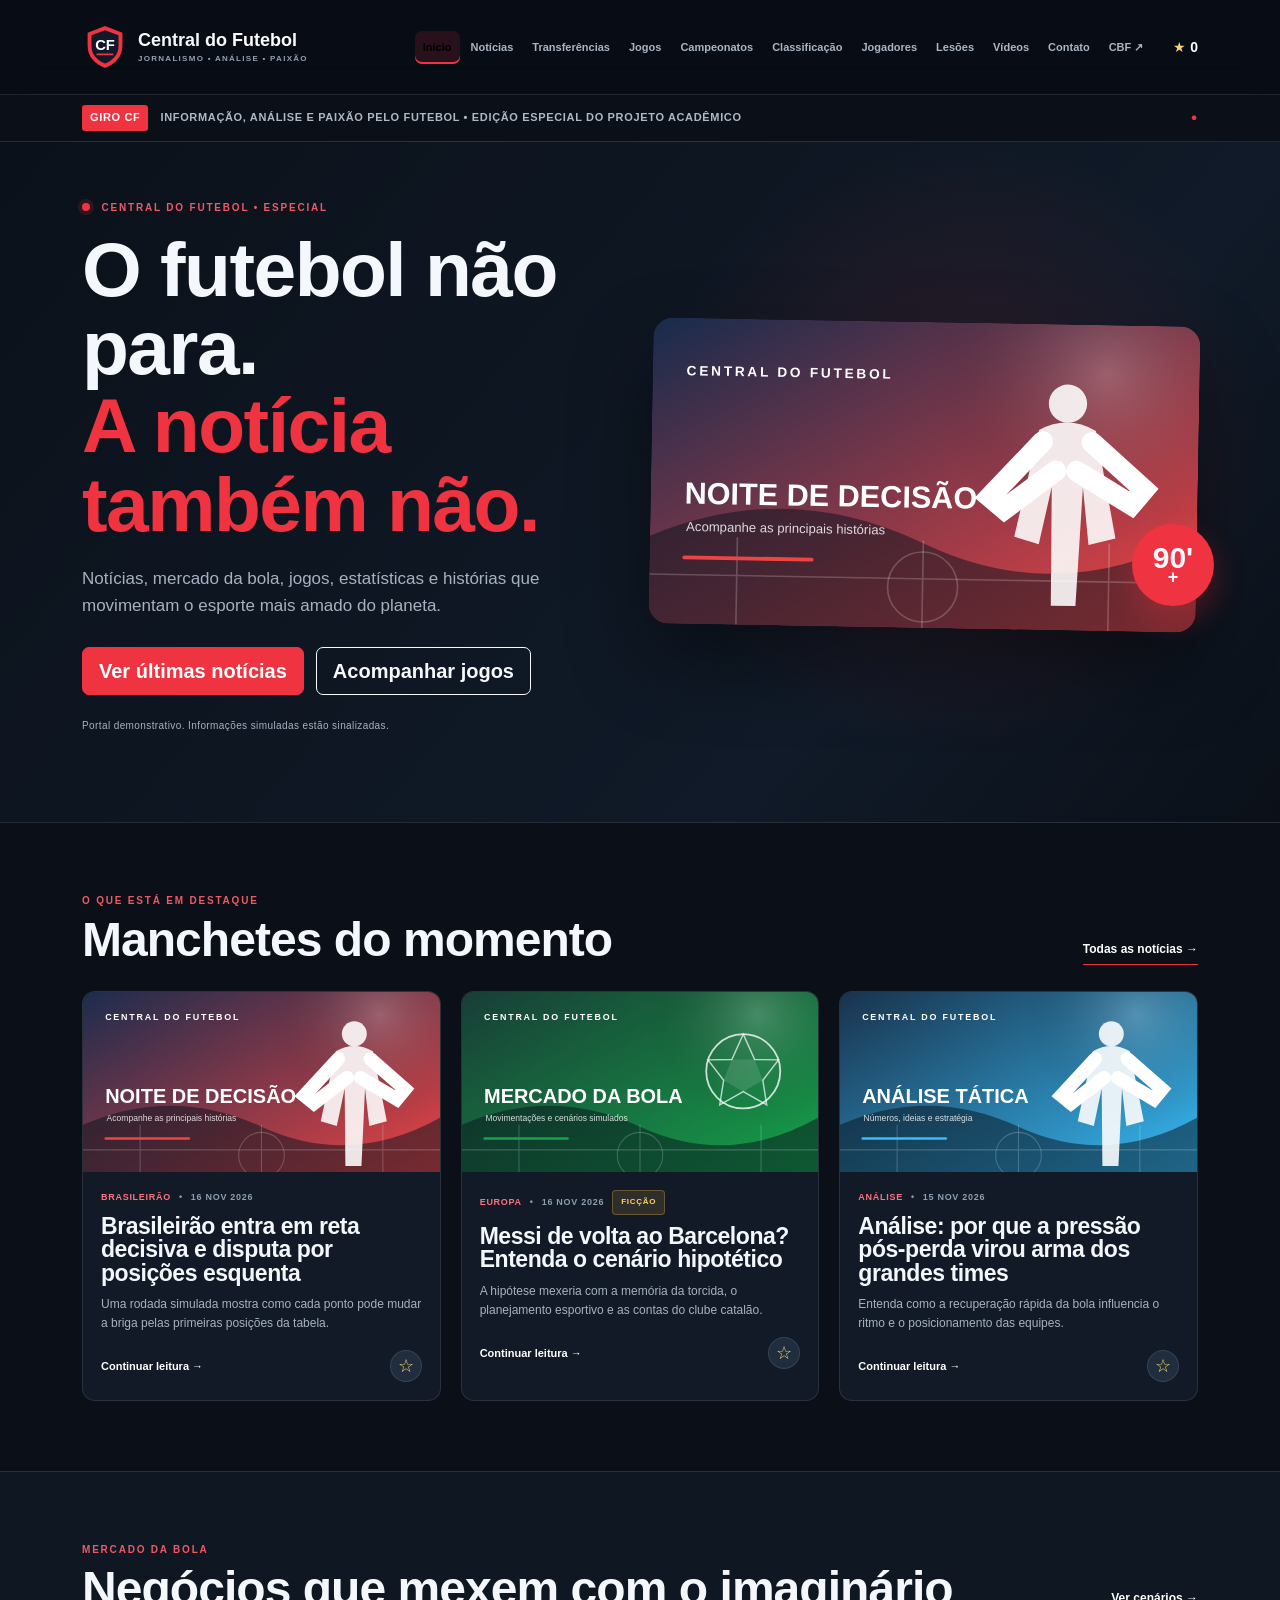
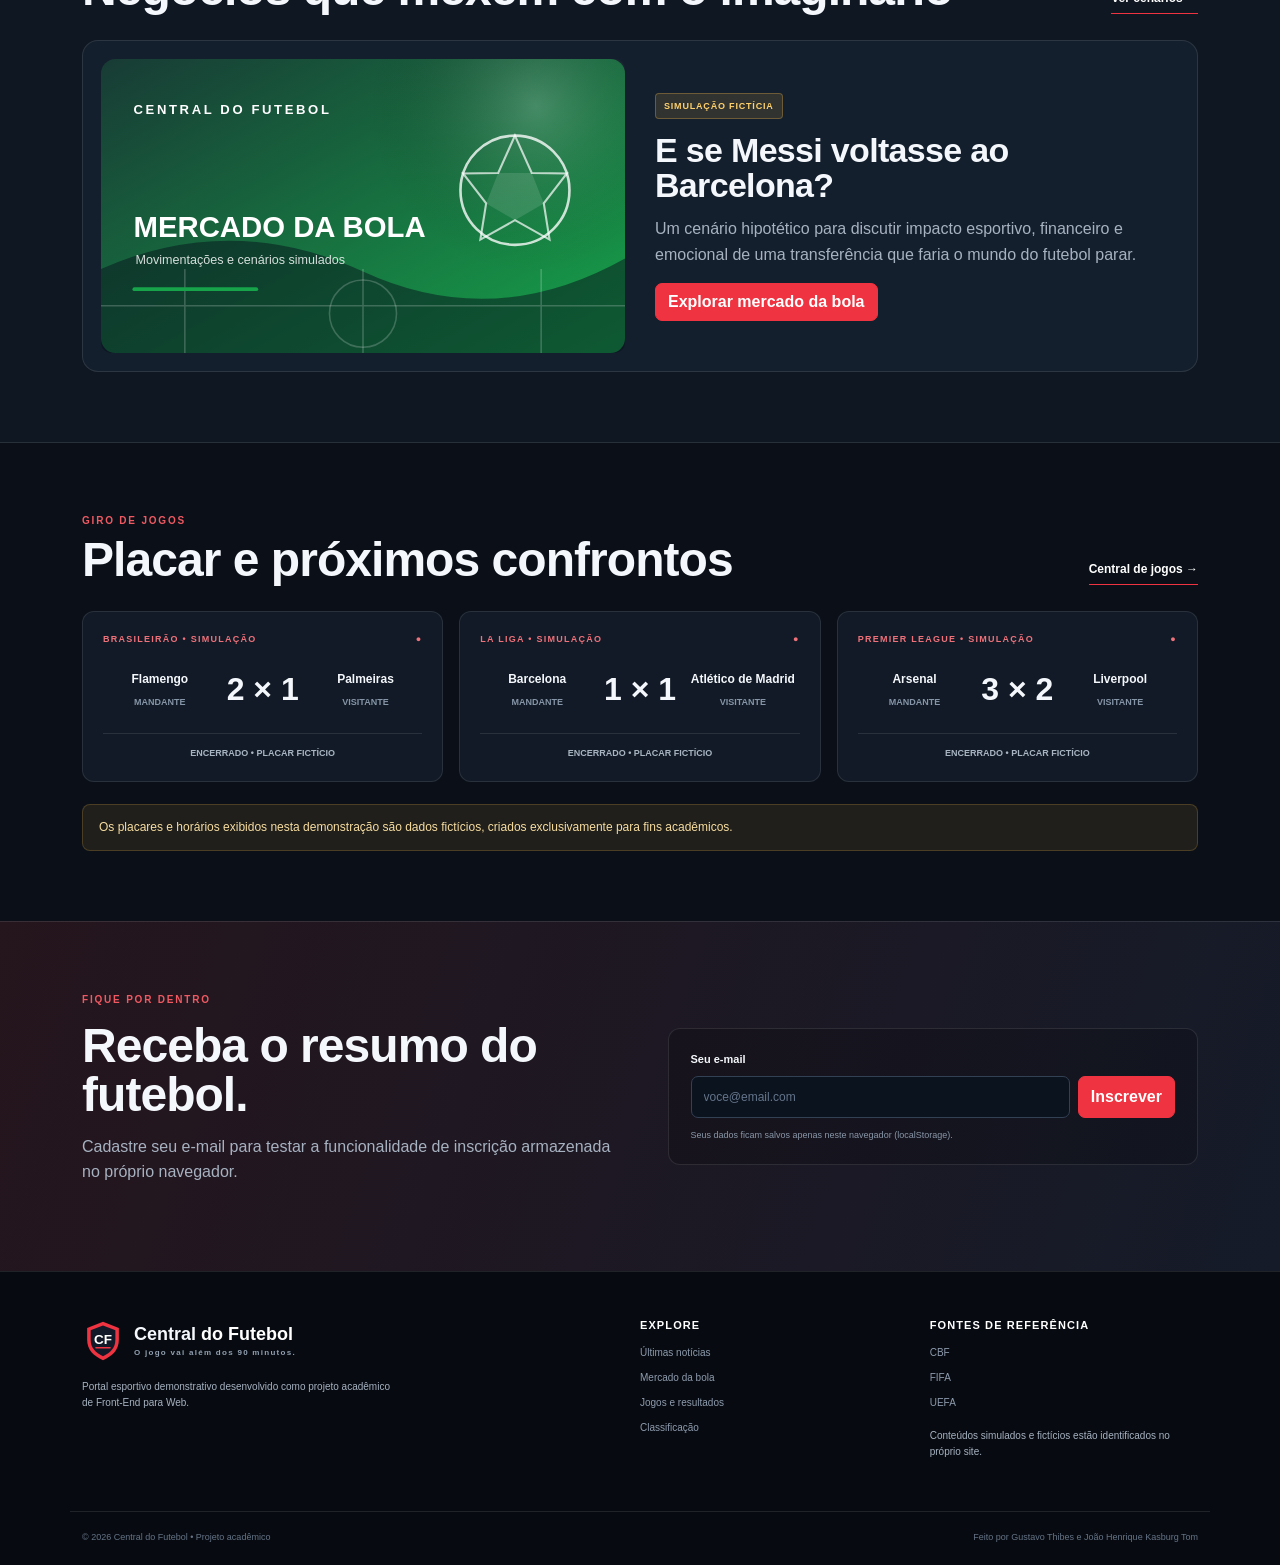
<file: CENTRAL-DO-FUTEBOL/index.html>
<!DOCTYPE html>
<html lang="pt-BR">
<head>
<meta charset="UTF-8">
<meta name="viewport" content="width=device-width, initial-scale=1.0">
<meta name="description" content="Central do Futebol: notícias, jogos, transferências, campeonatos e estatísticas demonstrativas.">
<title>Início | Central do Futebol</title>
<link rel="stylesheet" href="css/bootstrap.min.css"><link rel="stylesheet" href="css/style.css">

</head>
<body data-page="home">
<a class="skip-link" href="#conteudo">Pular para o conteúdo</a>
<header class="site-header navbar"><div class="container nav-inner">
<a class="brand" href="index.html"><img src="img/logo.svg" alt="" width="46" height="46"><span>Central <strong>do Futebol</strong><small>JORNALISMO • ANÁLISE • PAIXÃO</small></span></a>
<button class="menu-toggle" type="button" aria-label="Abrir menu" aria-expanded="false" aria-controls="main-nav"><span></span><span></span><span></span></button>
<nav class="nav-links navbar-nav" id="main-nav" aria-label="Navegação principal"><a class="nav-link-custom nav-link active" href="index.html" aria-current=page>Início</a><a class="nav-link-custom nav-link " href="noticias.html" >Notícias</a><a class="nav-link-custom nav-link " href="transferencias.html" >Transferências</a><a class="nav-link-custom nav-link " href="jogos.html" >Jogos</a><a class="nav-link-custom nav-link " href="campeonatos.html" >Campeonatos</a><a class="nav-link-custom nav-link " href="classificacao.html" >Classificação</a><a class="nav-link-custom nav-link " href="jogadores.html" >Jogadores</a><a class="nav-link-custom nav-link " href="lesoes.html" >Lesões</a><a class="nav-link-custom nav-link " href="videos.html" >Vídeos</a><a class="nav-link-custom nav-link " href="contato.html" >Contato</a><a class="nav-link-custom nav-link external-nav" href="https://www.cbf.com.br/" target="_blank" rel="noopener">CBF ↗</a></nav>
<div class="header-extra"><span class="saved-indicator" aria-live="polite">★ <b data-saved-count>0</b></span></div>
</div></header>
<main id="conteudo"><div class="container"><div class="breaking-bar"><span class="breaking-label">GIRO CF</span><span>Informação, análise e paixão pelo futebol • Edição especial do projeto acadêmico</span><span class="breaking-dot" style="color:#ef3340">●</span></div></div>
<section class="hero-section"><div class="container hero-layout"><div class="hero-copy"><p class="eyebrow"><span class="live-dot"></span> CENTRAL DO FUTEBOL • ESPECIAL</p><h1>O futebol não para.<br><em>A notícia também não.</em></h1><p class="hero-lead">Notícias, mercado da bola, jogos, estatísticas e histórias que movimentam o esporte mais amado do planeta.</p><div class="hero-actions"><a class="btn btn-danger btn-lg" href="noticias.html">Ver últimas notícias</a><a class="btn btn-outline-light btn-lg" href="jogos.html">Acompanhar jogos</a></div><p class="hero-footnote home-special-note">Portal demonstrativo. Informações simuladas estão sinalizadas.</p></div><div class="hero-visual"><img src="img/arte-1.svg" alt="Ilustração esportiva de estádio e jogador em destaque"><div class="hero-stamp">90'<span>+</span></div></div></div></section>
<section class="section-block"><div class="container"><div class="section-heading"><div><p class="eyebrow">O QUE ESTÁ EM DESTAQUE</p><h2>Manchetes do momento</h2></div><a class="text-link" href="noticias.html">Todas as notícias →</a></div><div class="news-grid" data-home-news></div></div></section>
<section class="section-block section-dark"><div class="container"><div class="section-heading"><div><p class="eyebrow">MERCADO DA BOLA</p><h2>Negócios que mexem com o imaginário</h2></div><a class="text-link" href="transferencias.html">Ver cenários →</a></div><div class="transfer-feature"><img src="img/arte-2.svg" alt="Arte ilustrativa sobre mercado de transferências"><div><span class="fiction-tag">SIMULAÇÃO FICTÍCIA</span><h3>E se Messi voltasse ao Barcelona?</h3><p>Um cenário hipotético para discutir impacto esportivo, financeiro e emocional de uma transferência que faria o mundo do futebol parar.</p><a class="btn btn-danger" href="transferencias.html">Explorar mercado da bola</a></div></div></div></section>
<section class="section-block"><div class="container"><div class="section-heading"><div><p class="eyebrow">GIRO DE JOGOS</p><h2>Placar e próximos confrontos</h2></div><a class="text-link" href="jogos.html">Central de jogos →</a></div><div class="match-grid" data-match-preview></div><div class="notice alert notice-warning" role="note">Os placares e horários exibidos nesta demonstração são dados fictícios, criados exclusivamente para fins acadêmicos.</div></div></section>
<section class="section-block section-newsletter"><div class="container newsletter-layout"><div><p class="eyebrow">FIQUE POR DENTRO</p><h2>Receba o resumo do futebol.</h2><p>Cadastre seu e-mail para testar a funcionalidade de inscrição armazenada no próprio navegador.</p></div><form class="newsletter-form" data-newsletter-form><label for="newsletter-email">Seu e-mail</label><div class="input-action"><input class="form-control" id="newsletter-email" type="email" placeholder="voce@email.com" required><button class="btn btn-danger" type="submit">Inscrever</button></div><small data-newsletter-message aria-live="polite">Seus dados ficam salvos apenas neste navegador (localStorage).</small></form></div></section>
<style>.home-special-note{letter-spacing:.04em}</style></main>
<footer class="site-footer"><div class="container footer-grid"><div><a class="brand footer-brand" href="index.html"><img src="img/logo.svg" alt="" width="42" height="42"><span>Central <strong>do Futebol</strong><small>O jogo vai além dos 90 minutos.</small></span></a><p>Portal esportivo demonstrativo desenvolvido como projeto acadêmico de Front-End para Web.</p></div><div><h3>Explore</h3><a href="noticias.html">Últimas notícias</a><a href="transferencias.html">Mercado da bola</a><a href="jogos.html">Jogos e resultados</a><a href="classificacao.html">Classificação</a></div><div><h3>Fontes de referência</h3><a href="https://www.cbf.com.br/" target="_blank" rel="noopener">CBF</a><a href="https://www.fifa.com/" target="_blank" rel="noopener">FIFA</a><a href="https://www.uefa.com/" target="_blank" rel="noopener">UEFA</a><p class="footer-disclaimer">Conteúdos simulados e fictícios estão identificados no próprio site.</p></div></div><div class="container footer-bottom"><span>© 2026 Central do Futebol • Projeto acadêmico</span><span>Feito por Gustavo Thibes e João Henrique Kasburg Tom</span></div></footer>
<script src="js/script.js" defer></script>
</body>
</html>
</file>
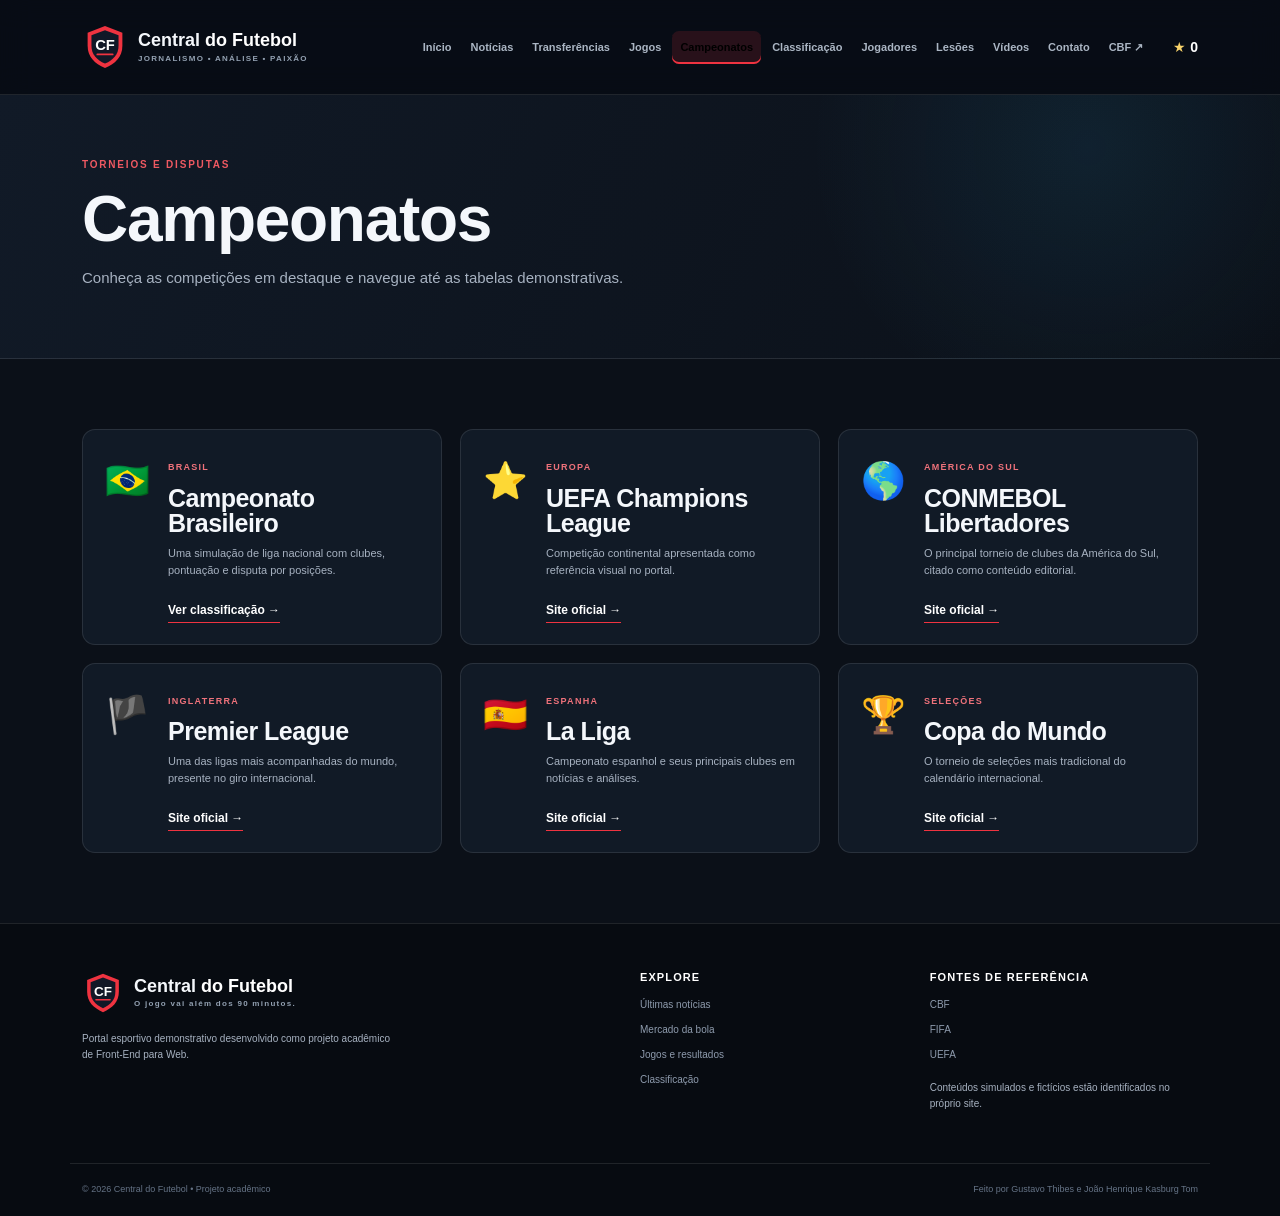
<file: CENTRAL-DO-FUTEBOL/campeonatos.html>
<!DOCTYPE html>
<html lang="pt-BR">
<head>
<meta charset="UTF-8">
<meta name="viewport" content="width=device-width, initial-scale=1.0">
<meta name="description" content="Central do Futebol: notícias, jogos, transferências, campeonatos e estatísticas demonstrativas.">
<title>Campeonatos | Central do Futebol</title>
<link rel="stylesheet" href="css/bootstrap.min.css"><link rel="stylesheet" href="css/style.css">

</head>
<body data-page="competitions">
<a class="skip-link" href="#conteudo">Pular para o conteúdo</a>
<header class="site-header navbar"><div class="container nav-inner">
<a class="brand" href="index.html"><img src="img/logo.svg" alt="" width="46" height="46"><span>Central <strong>do Futebol</strong><small>JORNALISMO • ANÁLISE • PAIXÃO</small></span></a>
<button class="menu-toggle" type="button" aria-label="Abrir menu" aria-expanded="false" aria-controls="main-nav"><span></span><span></span><span></span></button>
<nav class="nav-links navbar-nav" id="main-nav" aria-label="Navegação principal"><a class="nav-link-custom nav-link " href="index.html" >Início</a><a class="nav-link-custom nav-link " href="noticias.html" >Notícias</a><a class="nav-link-custom nav-link " href="transferencias.html" >Transferências</a><a class="nav-link-custom nav-link " href="jogos.html" >Jogos</a><a class="nav-link-custom nav-link active" href="campeonatos.html" aria-current=page>Campeonatos</a><a class="nav-link-custom nav-link " href="classificacao.html" >Classificação</a><a class="nav-link-custom nav-link " href="jogadores.html" >Jogadores</a><a class="nav-link-custom nav-link " href="lesoes.html" >Lesões</a><a class="nav-link-custom nav-link " href="videos.html" >Vídeos</a><a class="nav-link-custom nav-link " href="contato.html" >Contato</a><a class="nav-link-custom nav-link external-nav" href="https://www.cbf.com.br/" target="_blank" rel="noopener">CBF ↗</a></nav>
<div class="header-extra"><span class="saved-indicator" aria-live="polite">★ <b data-saved-count>0</b></span></div>
</div></header>
<main id="conteudo"><section class="page-hero"><div class="container"><p class="eyebrow">TORNEIOS E DISPUTAS</p><h1>Campeonatos</h1><p>Conheça as competições em destaque e navegue até as tabelas demonstrativas.</p></div></section>
<section class="section-block"><div class="container"><div class="competition-grid"><article class="competition-card"><span class="competition-icon">🇧🇷</span><div><span class="mini-label">BRASIL</span><h2>Campeonato Brasileiro</h2><p>Uma simulação de liga nacional com clubes, pontuação e disputa por posições.</p><a class="text-link" href="classificacao.html">Ver classificação →</a></div></article><article class="competition-card"><span class="competition-icon">⭐</span><div><span class="mini-label">EUROPA</span><h2>UEFA Champions League</h2><p>Competição continental apresentada como referência visual no portal.</p><a class="text-link" href="https://www.uefa.com/uefachampionsleague/" target="_blank" rel="noopener">Site oficial →</a></div></article><article class="competition-card"><span class="competition-icon">🌎</span><div><span class="mini-label">AMÉRICA DO SUL</span><h2>CONMEBOL Libertadores</h2><p>O principal torneio de clubes da América do Sul, citado como conteúdo editorial.</p><a class="text-link" href="https://www.conmebol.com/" target="_blank" rel="noopener">Site oficial →</a></div></article><article class="competition-card"><span class="competition-icon">🏴</span><div><span class="mini-label">INGLATERRA</span><h2>Premier League</h2><p>Uma das ligas mais acompanhadas do mundo, presente no giro internacional.</p><a class="text-link" href="https://www.premierleague.com/" target="_blank" rel="noopener">Site oficial →</a></div></article><article class="competition-card"><span class="competition-icon">🇪🇸</span><div><span class="mini-label">ESPANHA</span><h2>La Liga</h2><p>Campeonato espanhol e seus principais clubes em notícias e análises.</p><a class="text-link" href="https://www.laliga.com/" target="_blank" rel="noopener">Site oficial →</a></div></article><article class="competition-card"><span class="competition-icon">🏆</span><div><span class="mini-label">SELEÇÕES</span><h2>Copa do Mundo</h2><p>O torneio de seleções mais tradicional do calendário internacional.</p><a class="text-link" href="https://www.fifa.com/" target="_blank" rel="noopener">Site oficial →</a></div></article></div></div></section></main>
<footer class="site-footer"><div class="container footer-grid"><div><a class="brand footer-brand" href="index.html"><img src="img/logo.svg" alt="" width="42" height="42"><span>Central <strong>do Futebol</strong><small>O jogo vai além dos 90 minutos.</small></span></a><p>Portal esportivo demonstrativo desenvolvido como projeto acadêmico de Front-End para Web.</p></div><div><h3>Explore</h3><a href="noticias.html">Últimas notícias</a><a href="transferencias.html">Mercado da bola</a><a href="jogos.html">Jogos e resultados</a><a href="classificacao.html">Classificação</a></div><div><h3>Fontes de referência</h3><a href="https://www.cbf.com.br/" target="_blank" rel="noopener">CBF</a><a href="https://www.fifa.com/" target="_blank" rel="noopener">FIFA</a><a href="https://www.uefa.com/" target="_blank" rel="noopener">UEFA</a><p class="footer-disclaimer">Conteúdos simulados e fictícios estão identificados no próprio site.</p></div></div><div class="container footer-bottom"><span>© 2026 Central do Futebol • Projeto acadêmico</span><span>Feito por Gustavo Thibes e João Henrique Kasburg Tom</span></div></footer>
<script src="js/script.js" defer></script>
</body>
</html>
</file>
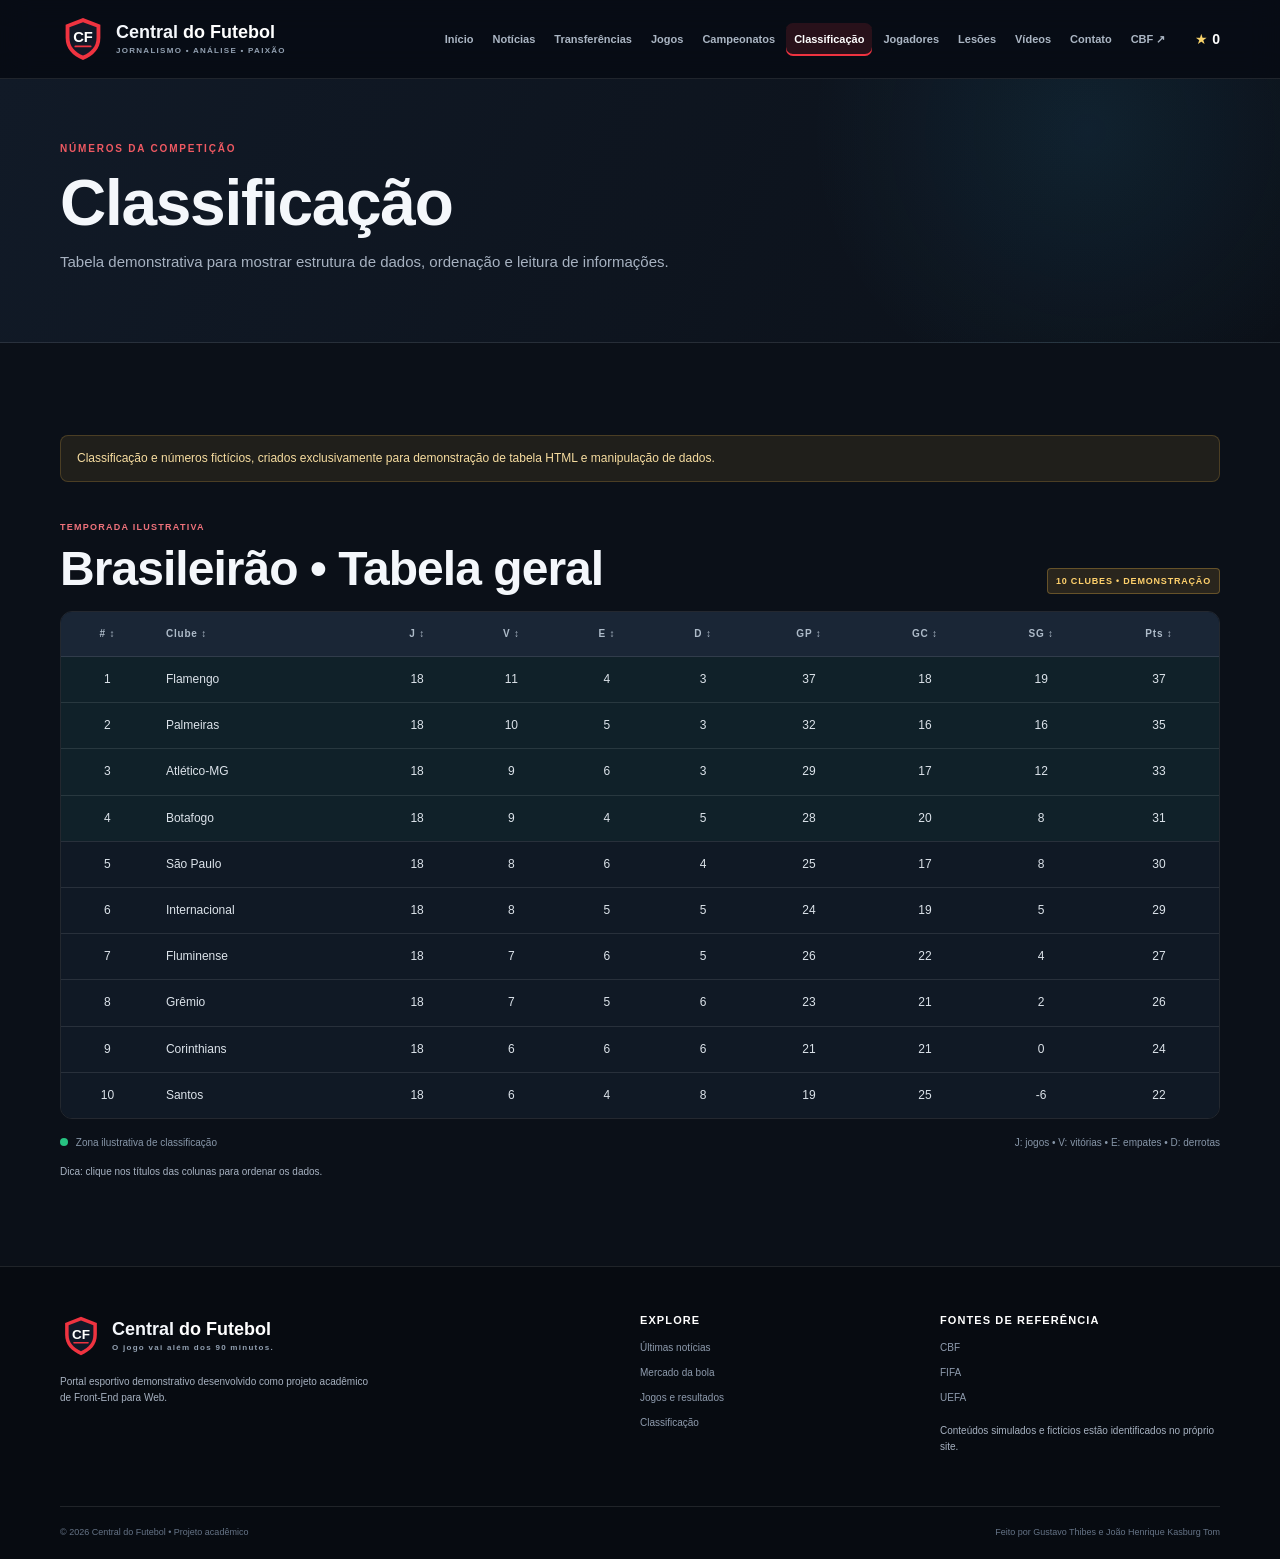
<file: CENTRAL-DO-FUTEBOL/classificacao.html>
<!DOCTYPE html>
<html lang="pt-BR">
<head>
<meta charset="UTF-8">
<meta name="viewport" content="width=device-width, initial-scale=1.0">
<meta name="description" content="Central do Futebol: notícias, jogos, transferências, campeonatos e estatísticas demonstrativas.">
<title>Classificação | Central do Futebol</title>
<link rel="stylesheet" href="css/style.css">

</head>
<body data-page="table">
<a class="skip-link" href="#conteudo">Pular para o conteúdo</a>
<header class="site-header navbar"><div class="container nav-inner">
<a class="brand" href="index.html"><img src="img/logo.svg" alt="" width="46" height="46"><span>Central <strong>do Futebol</strong><small>JORNALISMO • ANÁLISE • PAIXÃO</small></span></a>
<button class="menu-toggle" type="button" aria-label="Abrir menu" aria-expanded="false" aria-controls="main-nav"><span></span><span></span><span></span></button>
<nav class="nav-links navbar-nav" id="main-nav" aria-label="Navegação principal"><a class="nav-link-custom nav-link " href="index.html" >Início</a><a class="nav-link-custom nav-link " href="noticias.html" >Notícias</a><a class="nav-link-custom nav-link " href="transferencias.html" >Transferências</a><a class="nav-link-custom nav-link " href="jogos.html" >Jogos</a><a class="nav-link-custom nav-link " href="campeonatos.html" >Campeonatos</a><a class="nav-link-custom nav-link active" href="classificacao.html" aria-current=page>Classificação</a><a class="nav-link-custom nav-link " href="jogadores.html" >Jogadores</a><a class="nav-link-custom nav-link " href="lesoes.html" >Lesões</a><a class="nav-link-custom nav-link " href="videos.html" >Vídeos</a><a class="nav-link-custom nav-link " href="contato.html" >Contato</a><a class="nav-link-custom nav-link external-nav" href="https://www.cbf.com.br/" target="_blank" rel="noopener">CBF ↗</a></nav>
<div class="header-extra"><span class="saved-indicator" aria-live="polite">★ <b data-saved-count>0</b></span></div>
</div></header>
<main id="conteudo"><section class="page-hero"><div class="container"><p class="eyebrow">NÚMEROS DA COMPETIÇÃO</p><h1>Classificação</h1><p>Tabela demonstrativa para mostrar estrutura de dados, ordenação e leitura de informações.</p></div></section>
<section class="section-block"><div class="container"><div class="notice alert notice-warning">Classificação e números fictícios, criados exclusivamente para demonstração de tabela HTML e manipulação de dados.</div><div class="table-topline"><div><span class="mini-label">TEMPORADA ILUSTRATIVA</span><h2>Brasileirão • Tabela geral</h2></div><span class="demo-label">10 CLUBES • DEMONSTRAÇÃO</span></div><div class="table-responsive-custom"><table class="standings-table" data-sort-table><thead><tr><th data-sort="number"># ↕</th><th data-sort="text">Clube ↕</th><th data-sort="number">J ↕</th><th data-sort="number">V ↕</th><th data-sort="number">E ↕</th><th data-sort="number">D ↕</th><th data-sort="number">GP ↕</th><th data-sort="number">GC ↕</th><th data-sort="number">SG ↕</th><th data-sort="number">Pts ↕</th></tr></thead><tbody><tr><td>1</td><td>Flamengo</td><td>18</td><td>11</td><td>4</td><td>3</td><td>37</td><td>18</td><td>19</td><td>37</td></tr><tr><td>2</td><td>Palmeiras</td><td>18</td><td>10</td><td>5</td><td>3</td><td>32</td><td>16</td><td>16</td><td>35</td></tr><tr><td>3</td><td>Atlético-MG</td><td>18</td><td>9</td><td>6</td><td>3</td><td>29</td><td>17</td><td>12</td><td>33</td></tr><tr><td>4</td><td>Botafogo</td><td>18</td><td>9</td><td>4</td><td>5</td><td>28</td><td>20</td><td>8</td><td>31</td></tr><tr><td>5</td><td>São Paulo</td><td>18</td><td>8</td><td>6</td><td>4</td><td>25</td><td>17</td><td>8</td><td>30</td></tr><tr><td>6</td><td>Internacional</td><td>18</td><td>8</td><td>5</td><td>5</td><td>24</td><td>19</td><td>5</td><td>29</td></tr><tr><td>7</td><td>Fluminense</td><td>18</td><td>7</td><td>6</td><td>5</td><td>26</td><td>22</td><td>4</td><td>27</td></tr><tr><td>8</td><td>Grêmio</td><td>18</td><td>7</td><td>5</td><td>6</td><td>23</td><td>21</td><td>2</td><td>26</td></tr><tr><td>9</td><td>Corinthians</td><td>18</td><td>6</td><td>6</td><td>6</td><td>21</td><td>21</td><td>0</td><td>24</td></tr><tr><td>10</td><td>Santos</td><td>18</td><td>6</td><td>4</td><td>8</td><td>19</td><td>25</td><td>-6</td><td>22</td></tr></tbody></table></div><div class="legend-row"><span><i class="legend-dot green"></i> Zona ilustrativa de classificação</span><span>J: jogos • V: vitórias • E: empates • D: derrotas</span></div><p class="table-hint">Dica: clique nos títulos das colunas para ordenar os dados.</p></div></section></main>
<footer class="site-footer"><div class="container footer-grid"><div><a class="brand footer-brand" href="index.html"><img src="img/logo.svg" alt="" width="42" height="42"><span>Central <strong>do Futebol</strong><small>O jogo vai além dos 90 minutos.</small></span></a><p>Portal esportivo demonstrativo desenvolvido como projeto acadêmico de Front-End para Web.</p></div><div><h3>Explore</h3><a href="noticias.html">Últimas notícias</a><a href="transferencias.html">Mercado da bola</a><a href="jogos.html">Jogos e resultados</a><a href="classificacao.html">Classificação</a></div><div><h3>Fontes de referência</h3><a href="https://www.cbf.com.br/" target="_blank" rel="noopener">CBF</a><a href="https://www.fifa.com/" target="_blank" rel="noopener">FIFA</a><a href="https://www.uefa.com/" target="_blank" rel="noopener">UEFA</a><p class="footer-disclaimer">Conteúdos simulados e fictícios estão identificados no próprio site.</p></div></div><div class="container footer-bottom"><span>© 2026 Central do Futebol • Projeto acadêmico</span><span>Feito por Gustavo Thibes e João Henrique Kasburg Tom</span></div></footer>
<script src="js/script.js" defer></script>
</body>
</html>
</file>
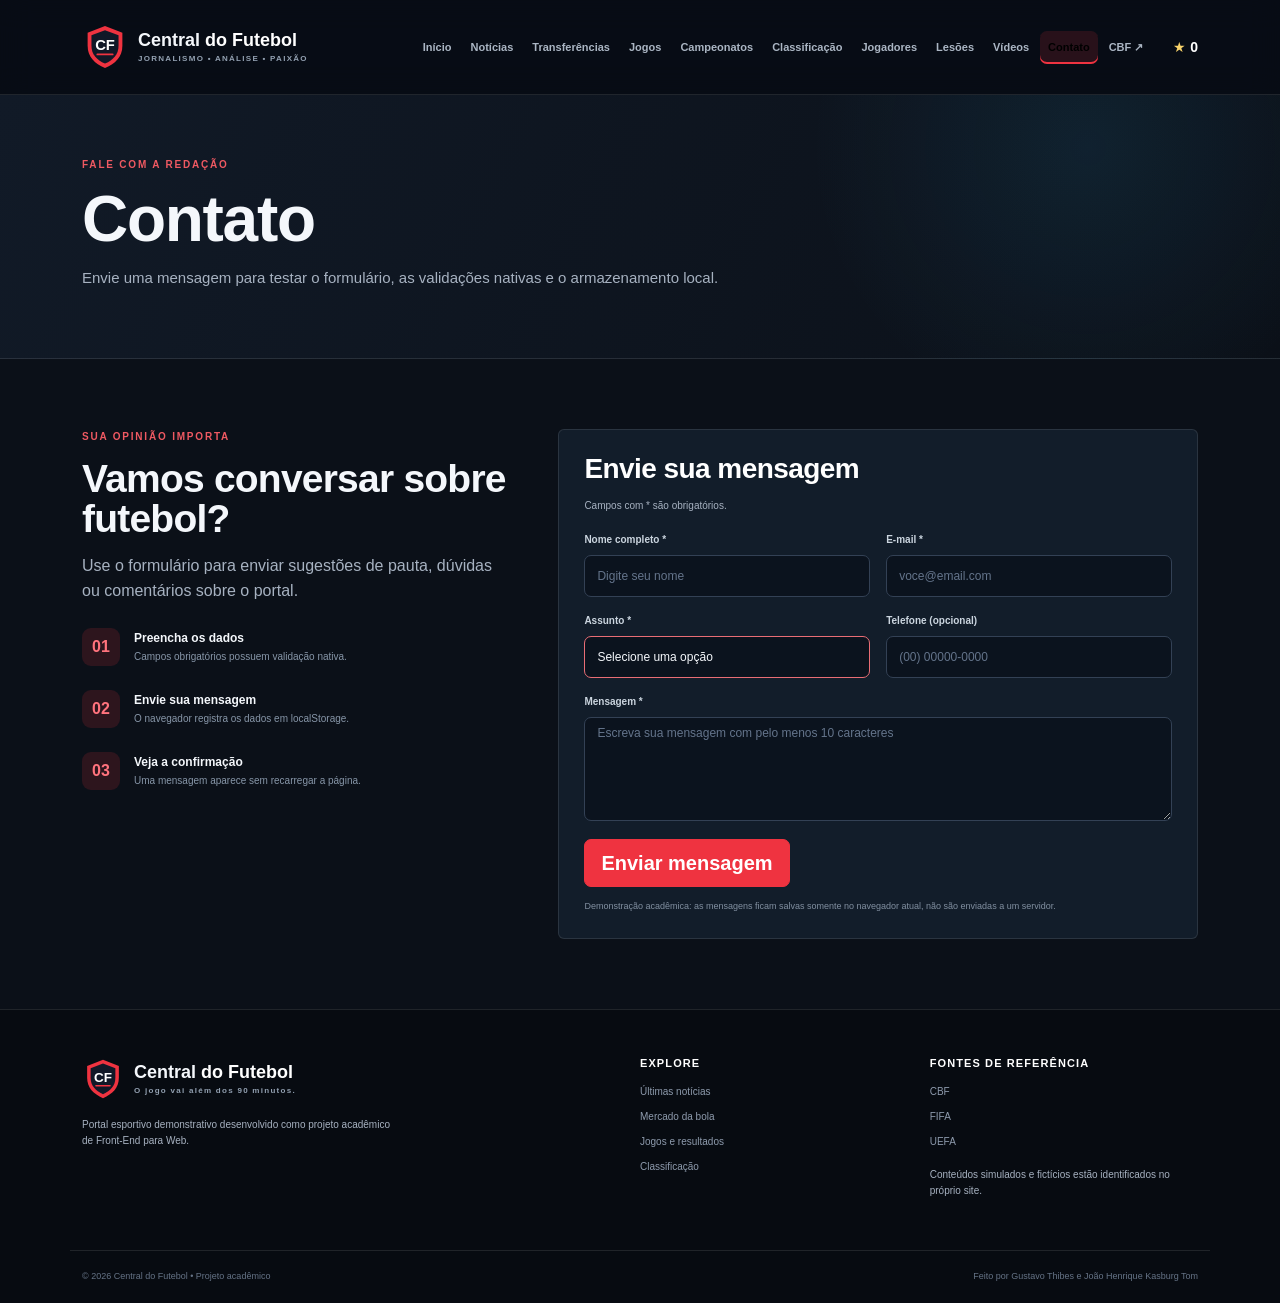
<file: CENTRAL-DO-FUTEBOL/contato.html>
<!DOCTYPE html>
<html lang="pt-BR">
<head>
<meta charset="UTF-8">
<meta name="viewport" content="width=device-width, initial-scale=1.0">
<meta name="description" content="Central do Futebol: notícias, jogos, transferências, campeonatos e estatísticas demonstrativas.">
<title>Contato | Central do Futebol</title>
<link rel="stylesheet" href="css/bootstrap.min.css"><link rel="stylesheet" href="css/style.css">

</head>
<body data-page="contact">
<a class="skip-link" href="#conteudo">Pular para o conteúdo</a>
<header class="site-header navbar"><div class="container nav-inner">
<a class="brand" href="index.html"><img src="img/logo.svg" alt="" width="46" height="46"><span>Central <strong>do Futebol</strong><small>JORNALISMO • ANÁLISE • PAIXÃO</small></span></a>
<button class="menu-toggle" type="button" aria-label="Abrir menu" aria-expanded="false" aria-controls="main-nav"><span></span><span></span><span></span></button>
<nav class="nav-links navbar-nav" id="main-nav" aria-label="Navegação principal"><a class="nav-link-custom nav-link " href="index.html" >Início</a><a class="nav-link-custom nav-link " href="noticias.html" >Notícias</a><a class="nav-link-custom nav-link " href="transferencias.html" >Transferências</a><a class="nav-link-custom nav-link " href="jogos.html" >Jogos</a><a class="nav-link-custom nav-link " href="campeonatos.html" >Campeonatos</a><a class="nav-link-custom nav-link " href="classificacao.html" >Classificação</a><a class="nav-link-custom nav-link " href="jogadores.html" >Jogadores</a><a class="nav-link-custom nav-link " href="lesoes.html" >Lesões</a><a class="nav-link-custom nav-link " href="videos.html" >Vídeos</a><a class="nav-link-custom nav-link active" href="contato.html" aria-current=page>Contato</a><a class="nav-link-custom nav-link external-nav" href="https://www.cbf.com.br/" target="_blank" rel="noopener">CBF ↗</a></nav>
<div class="header-extra"><span class="saved-indicator" aria-live="polite">★ <b data-saved-count>0</b></span></div>
</div></header>
<main id="conteudo"><section class="page-hero"><div class="container"><p class="eyebrow">FALE COM A REDAÇÃO</p><h1>Contato</h1><p>Envie uma mensagem para testar o formulário, as validações nativas e o armazenamento local.</p></div></section>
<section class="section-block"><div class="container contact-layout"><div class="contact-copy"><p class="eyebrow">SUA OPINIÃO IMPORTA</p><h2>Vamos conversar sobre futebol?</h2><p>Use o formulário para enviar sugestões de pauta, dúvidas ou comentários sobre o portal.</p><div class="contact-fact"><span>01</span><div><strong>Preencha os dados</strong><small>Campos obrigatórios possuem validação nativa.</small></div></div><div class="contact-fact"><span>02</span><div><strong>Envie sua mensagem</strong><small>O navegador registra os dados em localStorage.</small></div></div><div class="contact-fact"><span>03</span><div><strong>Veja a confirmação</strong><small>Uma mensagem aparece sem recarregar a página.</small></div></div></div>
<form class="contact-form card" data-contact-form novalidate><div class="card-body"><div class="form-title"><h2>Envie sua mensagem</h2><p>Campos com * são obrigatórios.</p></div><div class="form-grid"><div class="form-group"><label for="nome">Nome completo *</label><input id="nome" name="nome" type="text" class="form-control" minlength="3" pattern="[A-Za-zÀ-ÿ ]{3,}" placeholder="Digite seu nome" required></div><div class="form-group"><label for="email">E-mail *</label><input id="email" name="email" type="email" class="form-control" placeholder="voce@email.com" required></div><div class="form-group"><label for="assunto">Assunto *</label><select id="assunto" name="assunto" class="form-control" required><option value="">Selecione uma opção</option><option value="Sugestão de pauta">Sugestão de pauta</option><option value="Dúvida">Dúvida</option><option value="Correção">Correção</option><option value="Outro">Outro</option></select></div><div class="form-group"><label for="telefone">Telefone (opcional)</label><input id="telefone" name="telefone" type="text" class="form-control" pattern="[0-9()+ -]{8,18}" placeholder="(00) 00000-0000"></div><div class="form-group full"><label for="mensagem">Mensagem *</label><textarea id="mensagem" name="mensagem" class="form-control" rows="5" minlength="10" placeholder="Escreva sua mensagem com pelo menos 10 caracteres" required></textarea></div></div><button class="btn btn-danger btn-lg" type="submit">Enviar mensagem</button><div class="form-feedback" data-contact-feedback role="status" aria-live="polite"></div><small class="form-note">Demonstração acadêmica: as mensagens ficam salvas somente no navegador atual, não são enviadas a um servidor.</small></div></form></div></section></main>
<footer class="site-footer"><div class="container footer-grid"><div><a class="brand footer-brand" href="index.html"><img src="img/logo.svg" alt="" width="42" height="42"><span>Central <strong>do Futebol</strong><small>O jogo vai além dos 90 minutos.</small></span></a><p>Portal esportivo demonstrativo desenvolvido como projeto acadêmico de Front-End para Web.</p></div><div><h3>Explore</h3><a href="noticias.html">Últimas notícias</a><a href="transferencias.html">Mercado da bola</a><a href="jogos.html">Jogos e resultados</a><a href="classificacao.html">Classificação</a></div><div><h3>Fontes de referência</h3><a href="https://www.cbf.com.br/" target="_blank" rel="noopener">CBF</a><a href="https://www.fifa.com/" target="_blank" rel="noopener">FIFA</a><a href="https://www.uefa.com/" target="_blank" rel="noopener">UEFA</a><p class="footer-disclaimer">Conteúdos simulados e fictícios estão identificados no próprio site.</p></div></div><div class="container footer-bottom"><span>© 2026 Central do Futebol • Projeto acadêmico</span><span>Feito por Gustavo Thibes e João Henrique Kasburg Tom</span></div></footer>
<script src="js/script.js" defer></script>
</body>
</html>
</file>
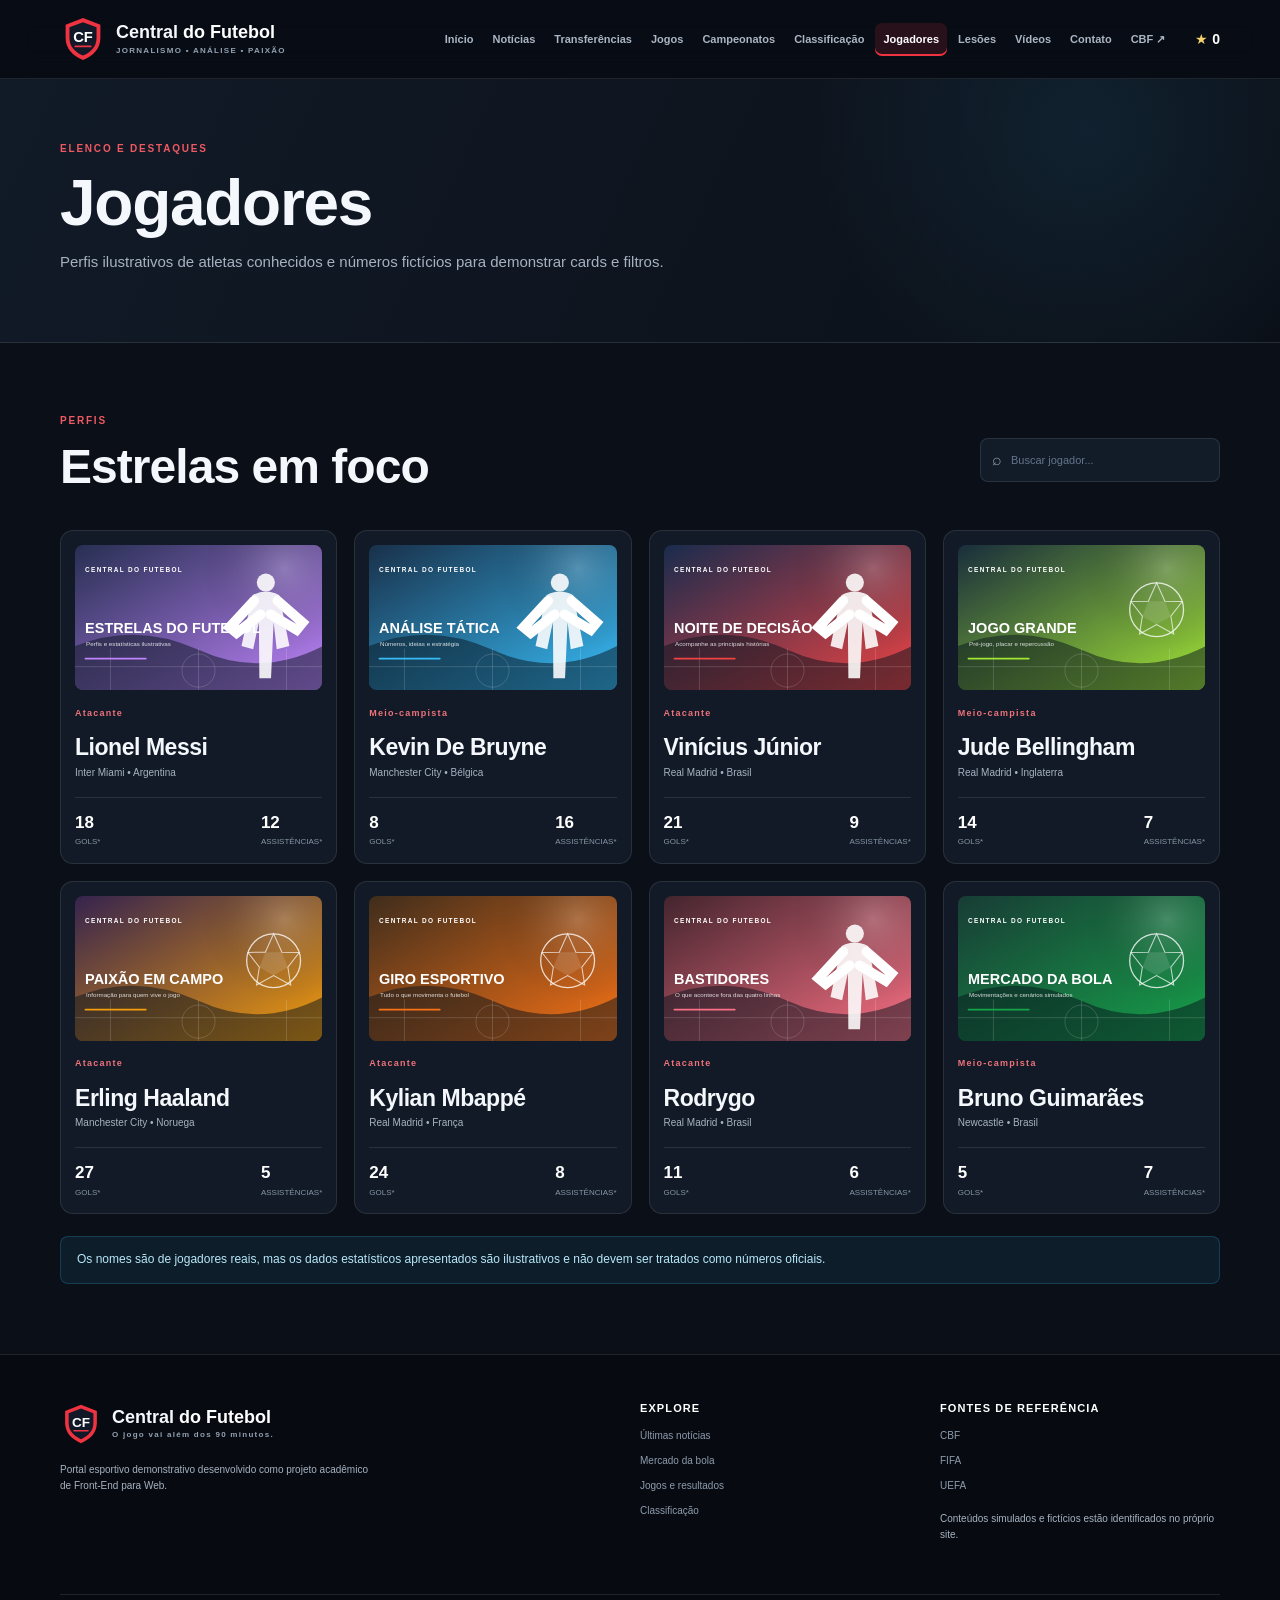
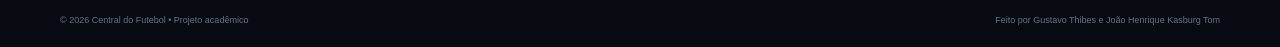
<file: CENTRAL-DO-FUTEBOL/jogadores.html>
<!DOCTYPE html>
<html lang="pt-BR">
<head>
<meta charset="UTF-8">
<meta name="viewport" content="width=device-width, initial-scale=1.0">
<meta name="description" content="Central do Futebol: notícias, jogos, transferências, campeonatos e estatísticas demonstrativas.">
<title>Jogadores | Central do Futebol</title>
<link rel="stylesheet" href="css/style.css">

</head>
<body data-page="players">
<a class="skip-link" href="#conteudo">Pular para o conteúdo</a>
<header class="site-header navbar"><div class="container nav-inner">
<a class="brand" href="index.html"><img src="img/logo.svg" alt="" width="46" height="46"><span>Central <strong>do Futebol</strong><small>JORNALISMO • ANÁLISE • PAIXÃO</small></span></a>
<button class="menu-toggle" type="button" aria-label="Abrir menu" aria-expanded="false" aria-controls="main-nav"><span></span><span></span><span></span></button>
<nav class="nav-links navbar-nav" id="main-nav" aria-label="Navegação principal"><a class="nav-link-custom nav-link " href="index.html" >Início</a><a class="nav-link-custom nav-link " href="noticias.html" >Notícias</a><a class="nav-link-custom nav-link " href="transferencias.html" >Transferências</a><a class="nav-link-custom nav-link " href="jogos.html" >Jogos</a><a class="nav-link-custom nav-link " href="campeonatos.html" >Campeonatos</a><a class="nav-link-custom nav-link " href="classificacao.html" >Classificação</a><a class="nav-link-custom nav-link active" href="jogadores.html" aria-current=page>Jogadores</a><a class="nav-link-custom nav-link " href="lesoes.html" >Lesões</a><a class="nav-link-custom nav-link " href="videos.html" >Vídeos</a><a class="nav-link-custom nav-link " href="contato.html" >Contato</a><a class="nav-link-custom nav-link external-nav" href="https://www.cbf.com.br/" target="_blank" rel="noopener">CBF ↗</a></nav>
<div class="header-extra"><span class="saved-indicator" aria-live="polite">★ <b data-saved-count>0</b></span></div>
</div></header>
<main id="conteudo"><section class="page-hero"><div class="container"><p class="eyebrow">ELENCO E DESTAQUES</p><h1>Jogadores</h1><p>Perfis ilustrativos de atletas conhecidos e números fictícios para demonstrar cards e filtros.</p></div></section>
<section class="section-block"><div class="container"><div class="toolbar"><div><p class="eyebrow">PERFIS</p><h2>Estrelas em foco</h2></div><label class="search-box"><span>⌕</span><input class="form-control" type="search" placeholder="Buscar jogador..." aria-label="Buscar jogador" data-player-search></label></div><div class="player-grid" data-player-grid></div><p class="empty-state" data-player-empty hidden>Nenhum jogador encontrado.</p><div class="notice alert notice-info">Os nomes são de jogadores reais, mas os dados estatísticos apresentados são ilustrativos e não devem ser tratados como números oficiais.</div></div></section></main>
<footer class="site-footer"><div class="container footer-grid"><div><a class="brand footer-brand" href="index.html"><img src="img/logo.svg" alt="" width="42" height="42"><span>Central <strong>do Futebol</strong><small>O jogo vai além dos 90 minutos.</small></span></a><p>Portal esportivo demonstrativo desenvolvido como projeto acadêmico de Front-End para Web.</p></div><div><h3>Explore</h3><a href="noticias.html">Últimas notícias</a><a href="transferencias.html">Mercado da bola</a><a href="jogos.html">Jogos e resultados</a><a href="classificacao.html">Classificação</a></div><div><h3>Fontes de referência</h3><a href="https://www.cbf.com.br/" target="_blank" rel="noopener">CBF</a><a href="https://www.fifa.com/" target="_blank" rel="noopener">FIFA</a><a href="https://www.uefa.com/" target="_blank" rel="noopener">UEFA</a><p class="footer-disclaimer">Conteúdos simulados e fictícios estão identificados no próprio site.</p></div></div><div class="container footer-bottom"><span>© 2026 Central do Futebol • Projeto acadêmico</span><span>Feito por Gustavo Thibes e João Henrique Kasburg Tom</span></div></footer>
<script src="js/script.js" defer></script>
</body>
</html>
</file>
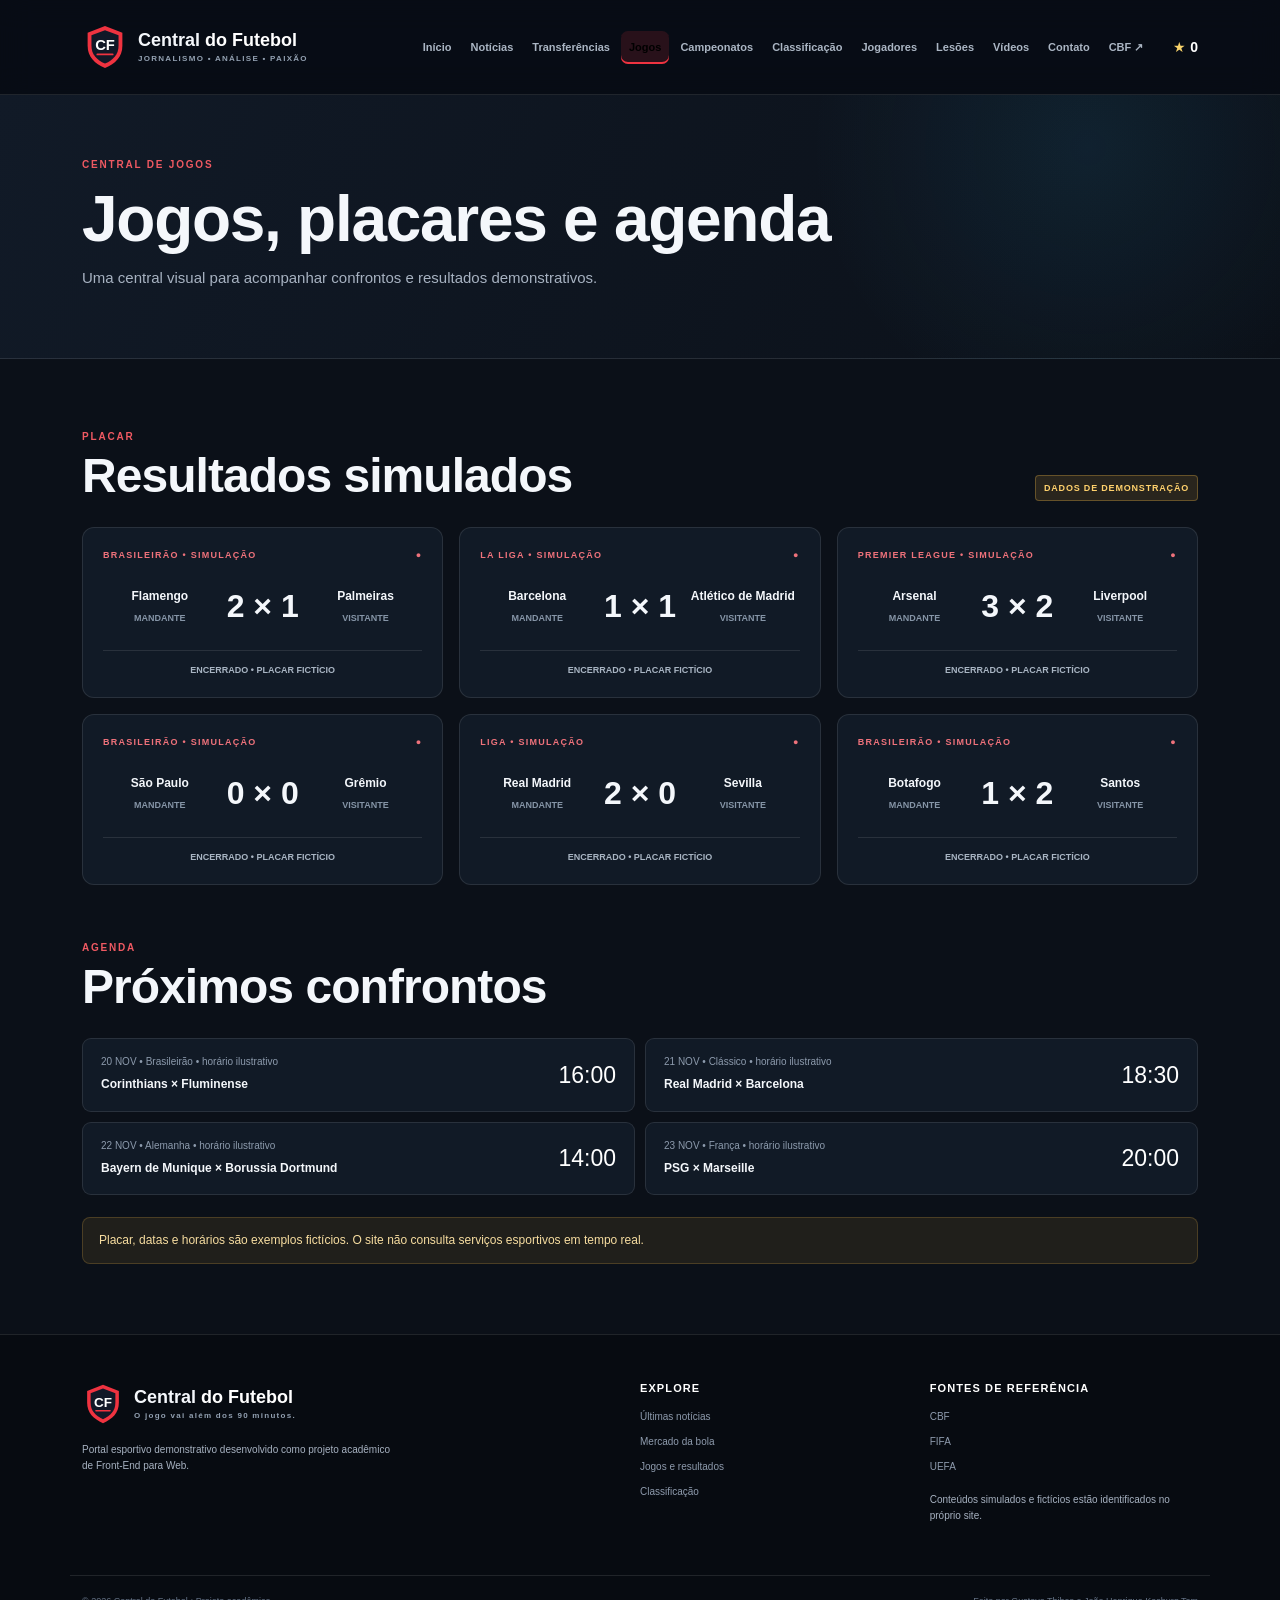
<file: CENTRAL-DO-FUTEBOL/jogos.html>
<!DOCTYPE html>
<html lang="pt-BR">
<head>
<meta charset="UTF-8">
<meta name="viewport" content="width=device-width, initial-scale=1.0">
<meta name="description" content="Central do Futebol: notícias, jogos, transferências, campeonatos e estatísticas demonstrativas.">
<title>Jogos | Central do Futebol</title>
<link rel="stylesheet" href="css/bootstrap.min.css"><link rel="stylesheet" href="css/style.css">

</head>
<body data-page="games">
<a class="skip-link" href="#conteudo">Pular para o conteúdo</a>
<header class="site-header navbar"><div class="container nav-inner">
<a class="brand" href="index.html"><img src="img/logo.svg" alt="" width="46" height="46"><span>Central <strong>do Futebol</strong><small>JORNALISMO • ANÁLISE • PAIXÃO</small></span></a>
<button class="menu-toggle" type="button" aria-label="Abrir menu" aria-expanded="false" aria-controls="main-nav"><span></span><span></span><span></span></button>
<nav class="nav-links navbar-nav" id="main-nav" aria-label="Navegação principal"><a class="nav-link-custom nav-link " href="index.html" >Início</a><a class="nav-link-custom nav-link " href="noticias.html" >Notícias</a><a class="nav-link-custom nav-link " href="transferencias.html" >Transferências</a><a class="nav-link-custom nav-link active" href="jogos.html" aria-current=page>Jogos</a><a class="nav-link-custom nav-link " href="campeonatos.html" >Campeonatos</a><a class="nav-link-custom nav-link " href="classificacao.html" >Classificação</a><a class="nav-link-custom nav-link " href="jogadores.html" >Jogadores</a><a class="nav-link-custom nav-link " href="lesoes.html" >Lesões</a><a class="nav-link-custom nav-link " href="videos.html" >Vídeos</a><a class="nav-link-custom nav-link " href="contato.html" >Contato</a><a class="nav-link-custom nav-link external-nav" href="https://www.cbf.com.br/" target="_blank" rel="noopener">CBF ↗</a></nav>
<div class="header-extra"><span class="saved-indicator" aria-live="polite">★ <b data-saved-count>0</b></span></div>
</div></header>
<main id="conteudo"><section class="page-hero"><div class="container"><p class="eyebrow">CENTRAL DE JOGOS</p><h1>Jogos, placares e agenda</h1><p>Uma central visual para acompanhar confrontos e resultados demonstrativos.</p></div></section>
<section class="section-block"><div class="container"><div class="section-heading"><div><p class="eyebrow">PLACAR</p><h2>Resultados simulados</h2></div><span class="demo-label">DADOS DE DEMONSTRAÇÃO</span></div><div class="match-grid match-grid-wide" data-match-list></div><div class="section-heading next-heading"><div><p class="eyebrow">AGENDA</p><h2>Próximos confrontos</h2></div></div><div class="schedule-list" data-schedule-list></div><div class="notice alert notice-warning">Placar, datas e horários são exemplos fictícios. O site não consulta serviços esportivos em tempo real.</div></div></section></main>
<footer class="site-footer"><div class="container footer-grid"><div><a class="brand footer-brand" href="index.html"><img src="img/logo.svg" alt="" width="42" height="42"><span>Central <strong>do Futebol</strong><small>O jogo vai além dos 90 minutos.</small></span></a><p>Portal esportivo demonstrativo desenvolvido como projeto acadêmico de Front-End para Web.</p></div><div><h3>Explore</h3><a href="noticias.html">Últimas notícias</a><a href="transferencias.html">Mercado da bola</a><a href="jogos.html">Jogos e resultados</a><a href="classificacao.html">Classificação</a></div><div><h3>Fontes de referência</h3><a href="https://www.cbf.com.br/" target="_blank" rel="noopener">CBF</a><a href="https://www.fifa.com/" target="_blank" rel="noopener">FIFA</a><a href="https://www.uefa.com/" target="_blank" rel="noopener">UEFA</a><p class="footer-disclaimer">Conteúdos simulados e fictícios estão identificados no próprio site.</p></div></div><div class="container footer-bottom"><span>© 2026 Central do Futebol • Projeto acadêmico</span><span>Feito por Gustavo Thibes e João Henrique Kasburg Tom</span></div></footer>
<script src="js/script.js" defer></script>
</body>
</html>
</file>
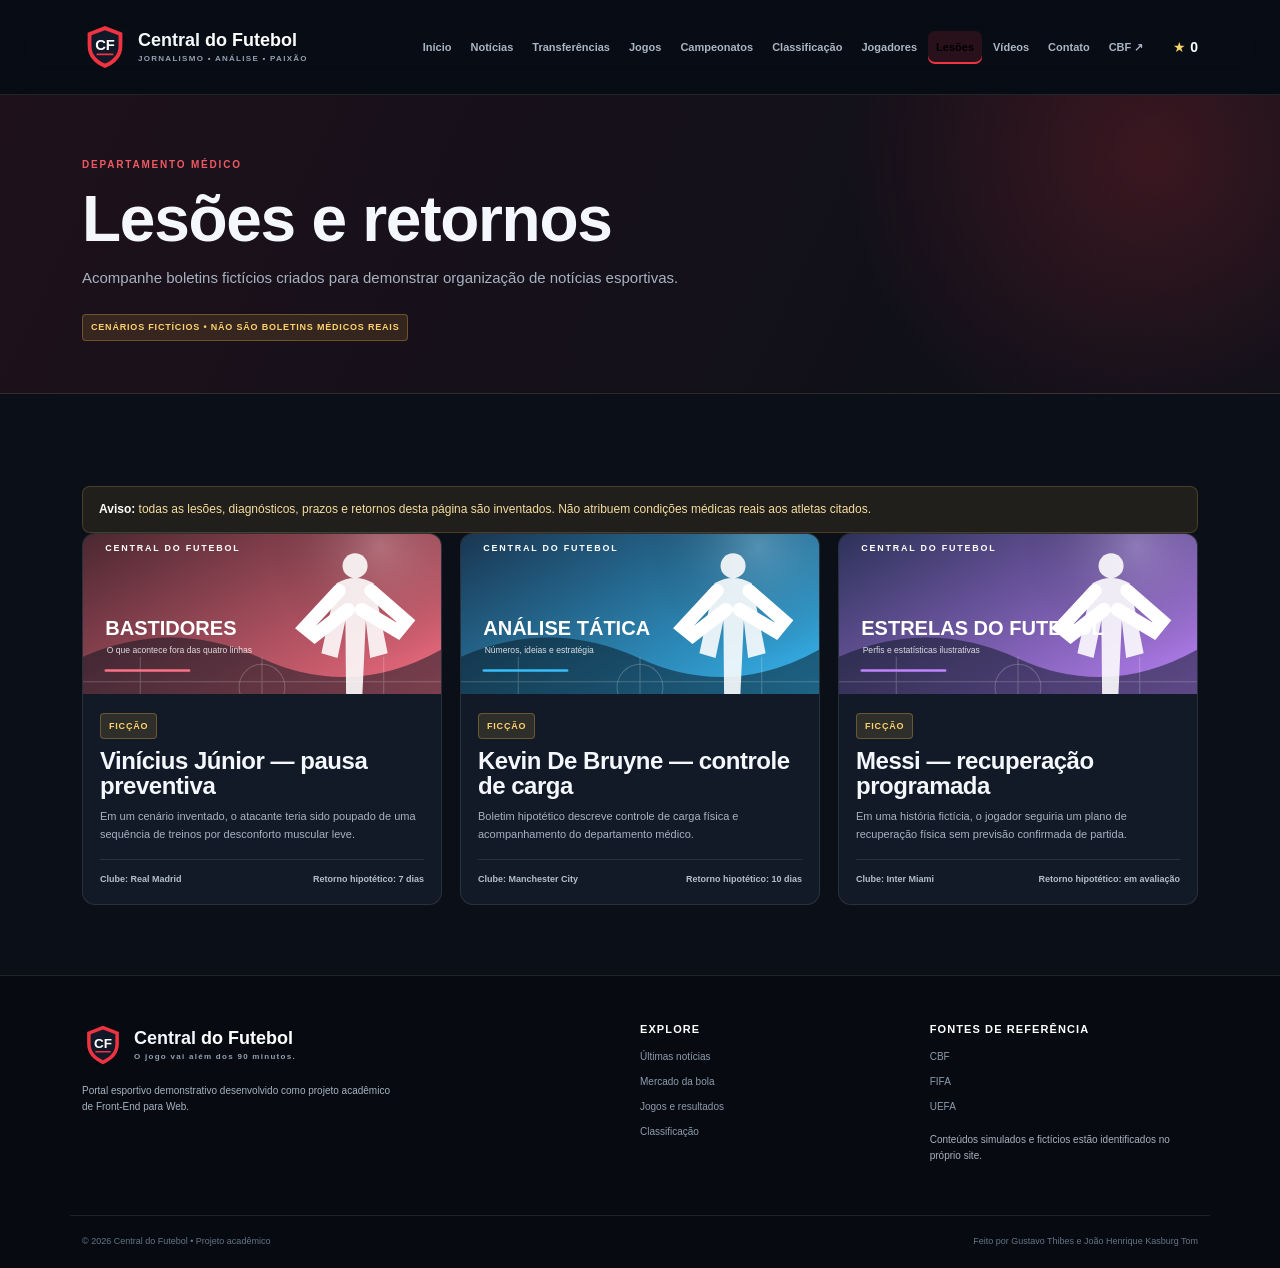
<file: CENTRAL-DO-FUTEBOL/lesoes.html>
<!DOCTYPE html>
<html lang="pt-BR">
<head>
<meta charset="UTF-8">
<meta name="viewport" content="width=device-width, initial-scale=1.0">
<meta name="description" content="Central do Futebol: notícias, jogos, transferências, campeonatos e estatísticas demonstrativas.">
<title>Lesões | Central do Futebol</title>
<link rel="stylesheet" href="css/bootstrap.min.css"><link rel="stylesheet" href="css/style.css">

</head>
<body data-page="injuries">
<a class="skip-link" href="#conteudo">Pular para o conteúdo</a>
<header class="site-header navbar"><div class="container nav-inner">
<a class="brand" href="index.html"><img src="img/logo.svg" alt="" width="46" height="46"><span>Central <strong>do Futebol</strong><small>JORNALISMO • ANÁLISE • PAIXÃO</small></span></a>
<button class="menu-toggle" type="button" aria-label="Abrir menu" aria-expanded="false" aria-controls="main-nav"><span></span><span></span><span></span></button>
<nav class="nav-links navbar-nav" id="main-nav" aria-label="Navegação principal"><a class="nav-link-custom nav-link " href="index.html" >Início</a><a class="nav-link-custom nav-link " href="noticias.html" >Notícias</a><a class="nav-link-custom nav-link " href="transferencias.html" >Transferências</a><a class="nav-link-custom nav-link " href="jogos.html" >Jogos</a><a class="nav-link-custom nav-link " href="campeonatos.html" >Campeonatos</a><a class="nav-link-custom nav-link " href="classificacao.html" >Classificação</a><a class="nav-link-custom nav-link " href="jogadores.html" >Jogadores</a><a class="nav-link-custom nav-link active" href="lesoes.html" aria-current=page>Lesões</a><a class="nav-link-custom nav-link " href="videos.html" >Vídeos</a><a class="nav-link-custom nav-link " href="contato.html" >Contato</a><a class="nav-link-custom nav-link external-nav" href="https://www.cbf.com.br/" target="_blank" rel="noopener">CBF ↗</a></nav>
<div class="header-extra"><span class="saved-indicator" aria-live="polite">★ <b data-saved-count>0</b></span></div>
</div></header>
<main id="conteudo"><section class="page-hero page-hero-red"><div class="container"><p class="eyebrow">DEPARTAMENTO MÉDICO</p><h1>Lesões e retornos</h1><p>Acompanhe boletins fictícios criados para demonstrar organização de notícias esportivas.</p><span class="fiction-tag">CENÁRIOS FICTÍCIOS • NÃO SÃO BOLETINS MÉDICOS REAIS</span></div></section>
<section class="section-block"><div class="container"><div class="notice alert notice-warning"><strong>Aviso:</strong> todas as lesões, diagnósticos, prazos e retornos desta página são inventados. Não atribuem condições médicas reais aos atletas citados.</div><div class="injury-grid"><article class="injury-card"><img src="img/arte-5.svg" alt="Arte esportiva ilustrativa"><div class="injury-body"><span class="fiction-tag">FICÇÃO</span><h2>Vinícius Júnior — pausa preventiva</h2><p>Em um cenário inventado, o atacante teria sido poupado de uma sequência de treinos por desconforto muscular leve.</p><div class="injury-meta"><span>Clube: Real Madrid</span><span>Retorno hipotético: 7 dias</span></div></div></article><article class="injury-card"><img src="img/arte-4.svg" alt="Arte esportiva ilustrativa"><div class="injury-body"><span class="fiction-tag">FICÇÃO</span><h2>Kevin De Bruyne — controle de carga</h2><p>Boletim hipotético descreve controle de carga física e acompanhamento do departamento médico.</p><div class="injury-meta"><span>Clube: Manchester City</span><span>Retorno hipotético: 10 dias</span></div></div></article><article class="injury-card"><img src="img/arte-7.svg" alt="Arte esportiva ilustrativa"><div class="injury-body"><span class="fiction-tag">FICÇÃO</span><h2>Messi — recuperação programada</h2><p>Em uma história fictícia, o jogador seguiria um plano de recuperação física sem previsão confirmada de partida.</p><div class="injury-meta"><span>Clube: Inter Miami</span><span>Retorno hipotético: em avaliação</span></div></div></article></div></div></section></main>
<footer class="site-footer"><div class="container footer-grid"><div><a class="brand footer-brand" href="index.html"><img src="img/logo.svg" alt="" width="42" height="42"><span>Central <strong>do Futebol</strong><small>O jogo vai além dos 90 minutos.</small></span></a><p>Portal esportivo demonstrativo desenvolvido como projeto acadêmico de Front-End para Web.</p></div><div><h3>Explore</h3><a href="noticias.html">Últimas notícias</a><a href="transferencias.html">Mercado da bola</a><a href="jogos.html">Jogos e resultados</a><a href="classificacao.html">Classificação</a></div><div><h3>Fontes de referência</h3><a href="https://www.cbf.com.br/" target="_blank" rel="noopener">CBF</a><a href="https://www.fifa.com/" target="_blank" rel="noopener">FIFA</a><a href="https://www.uefa.com/" target="_blank" rel="noopener">UEFA</a><p class="footer-disclaimer">Conteúdos simulados e fictícios estão identificados no próprio site.</p></div></div><div class="container footer-bottom"><span>© 2026 Central do Futebol • Projeto acadêmico</span><span>Feito por Gustavo Thibes e João Henrique Kasburg Tom</span></div></footer>
<script src="js/script.js" defer></script>
</body>
</html>
</file>
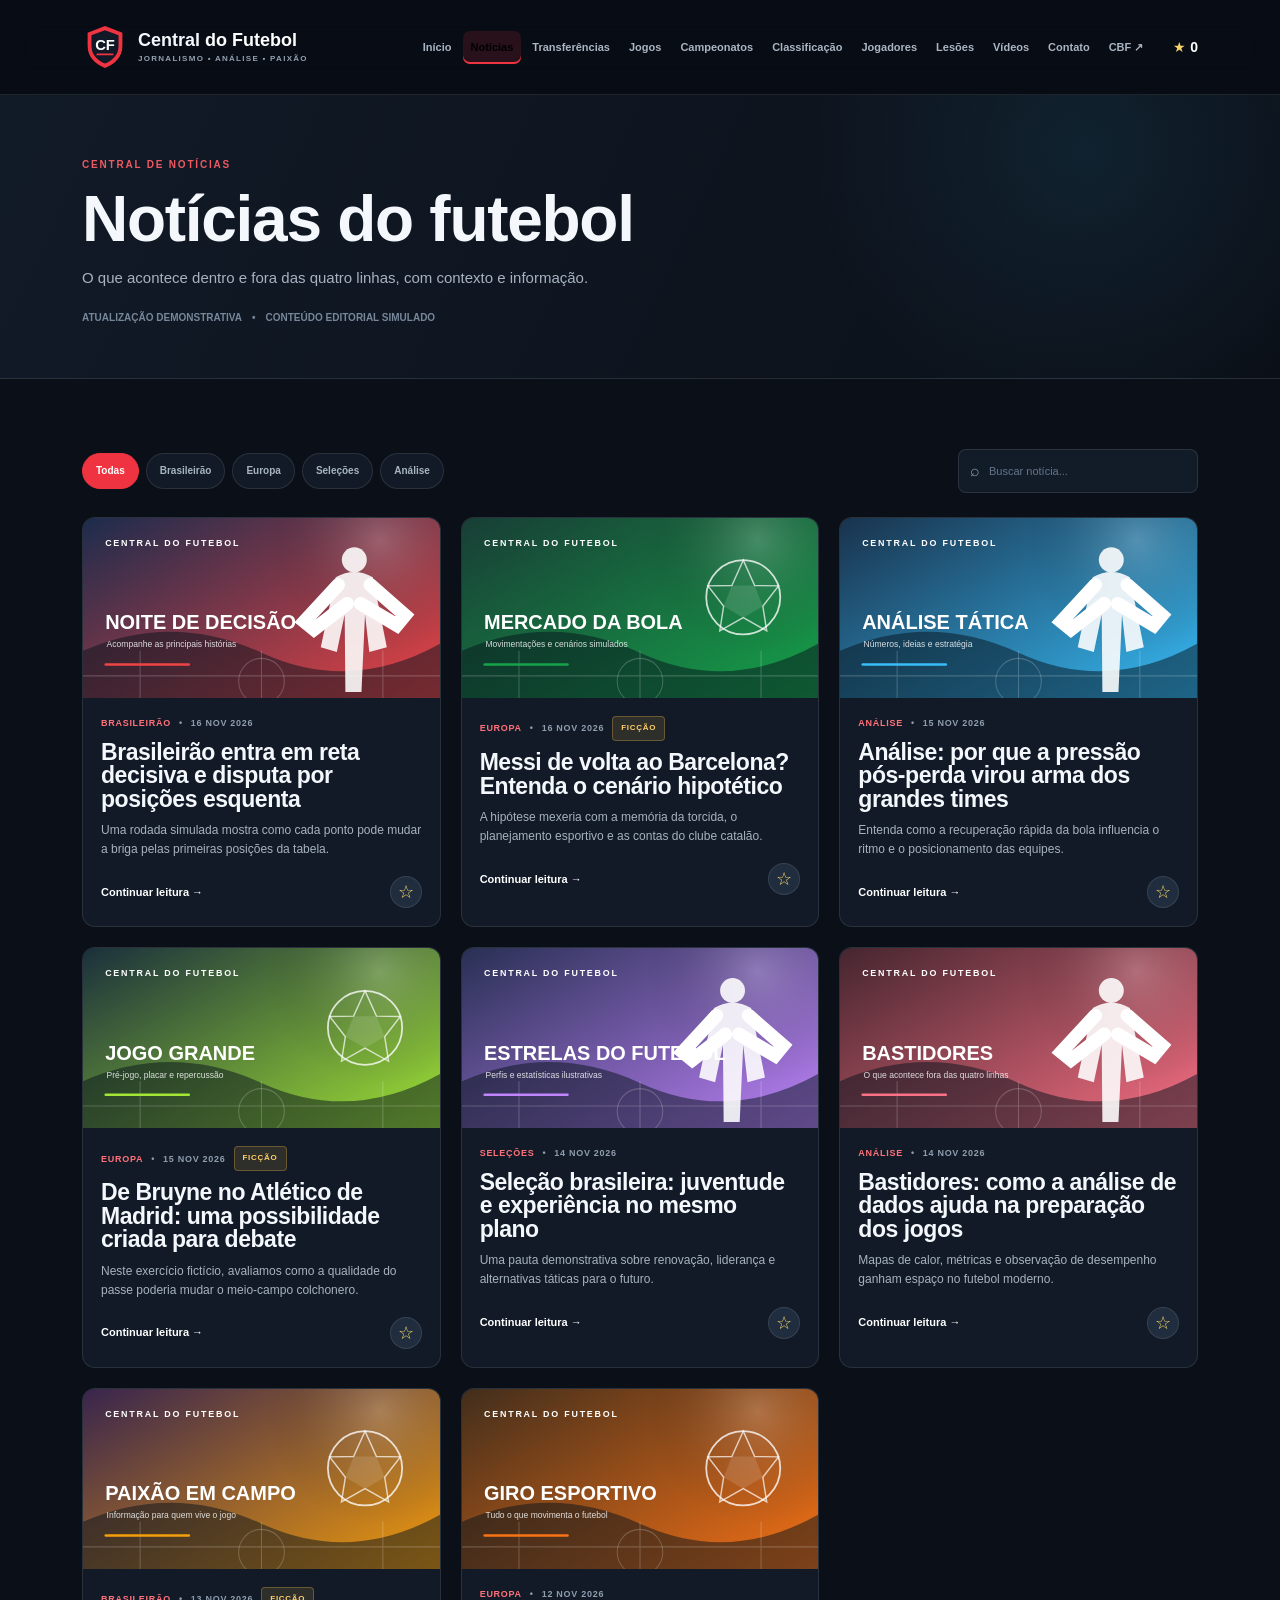
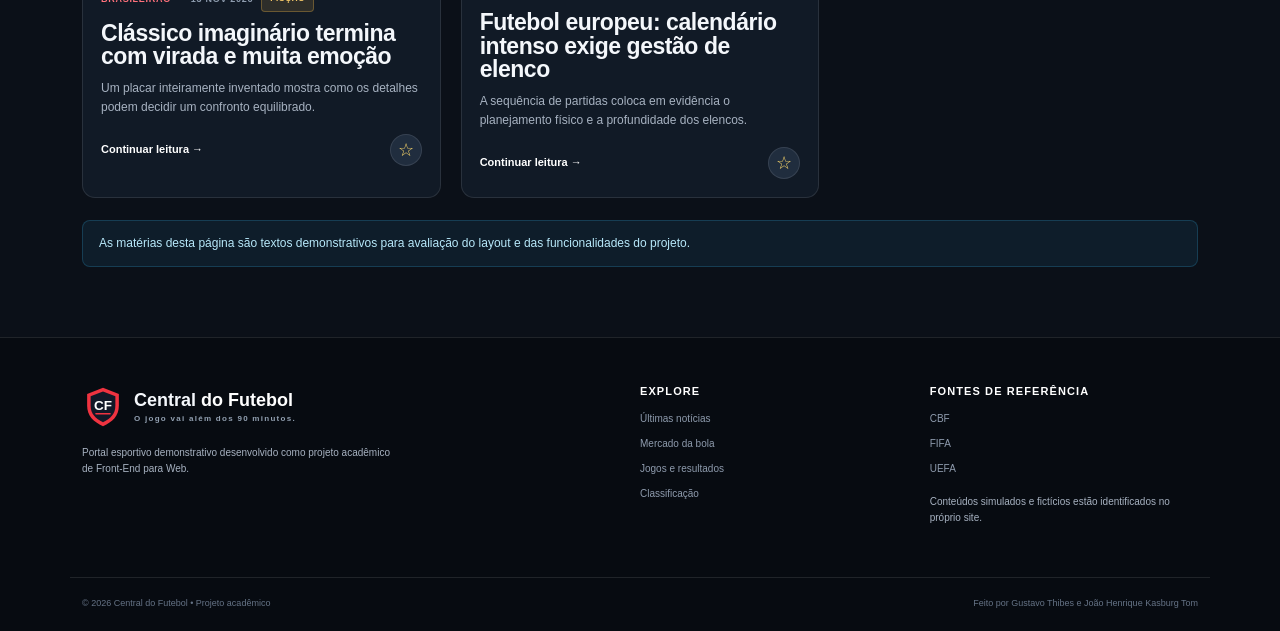
<file: CENTRAL-DO-FUTEBOL/noticias.html>
<!DOCTYPE html>
<html lang="pt-BR">
<head>
<meta charset="UTF-8">
<meta name="viewport" content="width=device-width, initial-scale=1.0">
<meta name="description" content="Central do Futebol: notícias, jogos, transferências, campeonatos e estatísticas demonstrativas.">
<title>Notícias | Central do Futebol</title>
<link rel="stylesheet" href="css/bootstrap.min.css"><link rel="stylesheet" href="css/style.css">

</head>
<body data-page="news">
<a class="skip-link" href="#conteudo">Pular para o conteúdo</a>
<header class="site-header navbar"><div class="container nav-inner">
<a class="brand" href="index.html"><img src="img/logo.svg" alt="" width="46" height="46"><span>Central <strong>do Futebol</strong><small>JORNALISMO • ANÁLISE • PAIXÃO</small></span></a>
<button class="menu-toggle" type="button" aria-label="Abrir menu" aria-expanded="false" aria-controls="main-nav"><span></span><span></span><span></span></button>
<nav class="nav-links navbar-nav" id="main-nav" aria-label="Navegação principal"><a class="nav-link-custom nav-link " href="index.html" >Início</a><a class="nav-link-custom nav-link active" href="noticias.html" aria-current=page>Notícias</a><a class="nav-link-custom nav-link " href="transferencias.html" >Transferências</a><a class="nav-link-custom nav-link " href="jogos.html" >Jogos</a><a class="nav-link-custom nav-link " href="campeonatos.html" >Campeonatos</a><a class="nav-link-custom nav-link " href="classificacao.html" >Classificação</a><a class="nav-link-custom nav-link " href="jogadores.html" >Jogadores</a><a class="nav-link-custom nav-link " href="lesoes.html" >Lesões</a><a class="nav-link-custom nav-link " href="videos.html" >Vídeos</a><a class="nav-link-custom nav-link " href="contato.html" >Contato</a><a class="nav-link-custom nav-link external-nav" href="https://www.cbf.com.br/" target="_blank" rel="noopener">CBF ↗</a></nav>
<div class="header-extra"><span class="saved-indicator" aria-live="polite">★ <b data-saved-count>0</b></span></div>
</div></header>
<main id="conteudo"><section class="page-hero"><div class="container"><p class="eyebrow">CENTRAL DE NOTÍCIAS</p><h1>Notícias do futebol</h1><p>O que acontece dentro e fora das quatro linhas, com contexto e informação.</p><div class="page-meta"><span>Atualização demonstrativa</span><span>•</span><span>Conteúdo editorial simulado</span></div></div></section>
<section class="section-block"><div class="container"><div class="toolbar"><div class="filter-pills" role="group" aria-label="Filtrar notícias"><button class="filter-pill active" data-news-filter="Todas">Todas</button><button class="filter-pill" data-news-filter="Brasileirão">Brasileirão</button><button class="filter-pill" data-news-filter="Europa">Europa</button><button class="filter-pill" data-news-filter="Seleções">Seleções</button><button class="filter-pill" data-news-filter="Análise">Análise</button></div><label class="search-box"><span>⌕</span><input type="search" class="form-control" placeholder="Buscar notícia..." aria-label="Buscar notícia" data-news-search></label></div><div class="news-grid" data-news-grid></div><p class="empty-state" data-news-empty hidden>Nenhuma notícia encontrada. Tente outro termo ou filtro.</p><div class="notice alert notice-info">As matérias desta página são textos demonstrativos para avaliação do layout e das funcionalidades do projeto.</div></div></section></main>
<footer class="site-footer"><div class="container footer-grid"><div><a class="brand footer-brand" href="index.html"><img src="img/logo.svg" alt="" width="42" height="42"><span>Central <strong>do Futebol</strong><small>O jogo vai além dos 90 minutos.</small></span></a><p>Portal esportivo demonstrativo desenvolvido como projeto acadêmico de Front-End para Web.</p></div><div><h3>Explore</h3><a href="noticias.html">Últimas notícias</a><a href="transferencias.html">Mercado da bola</a><a href="jogos.html">Jogos e resultados</a><a href="classificacao.html">Classificação</a></div><div><h3>Fontes de referência</h3><a href="https://www.cbf.com.br/" target="_blank" rel="noopener">CBF</a><a href="https://www.fifa.com/" target="_blank" rel="noopener">FIFA</a><a href="https://www.uefa.com/" target="_blank" rel="noopener">UEFA</a><p class="footer-disclaimer">Conteúdos simulados e fictícios estão identificados no próprio site.</p></div></div><div class="container footer-bottom"><span>© 2026 Central do Futebol • Projeto acadêmico</span><span>Feito por Gustavo Thibes e João Henrique Kasburg Tom</span></div></footer>
<script src="js/script.js" defer></script>
</body>
</html>
</file>
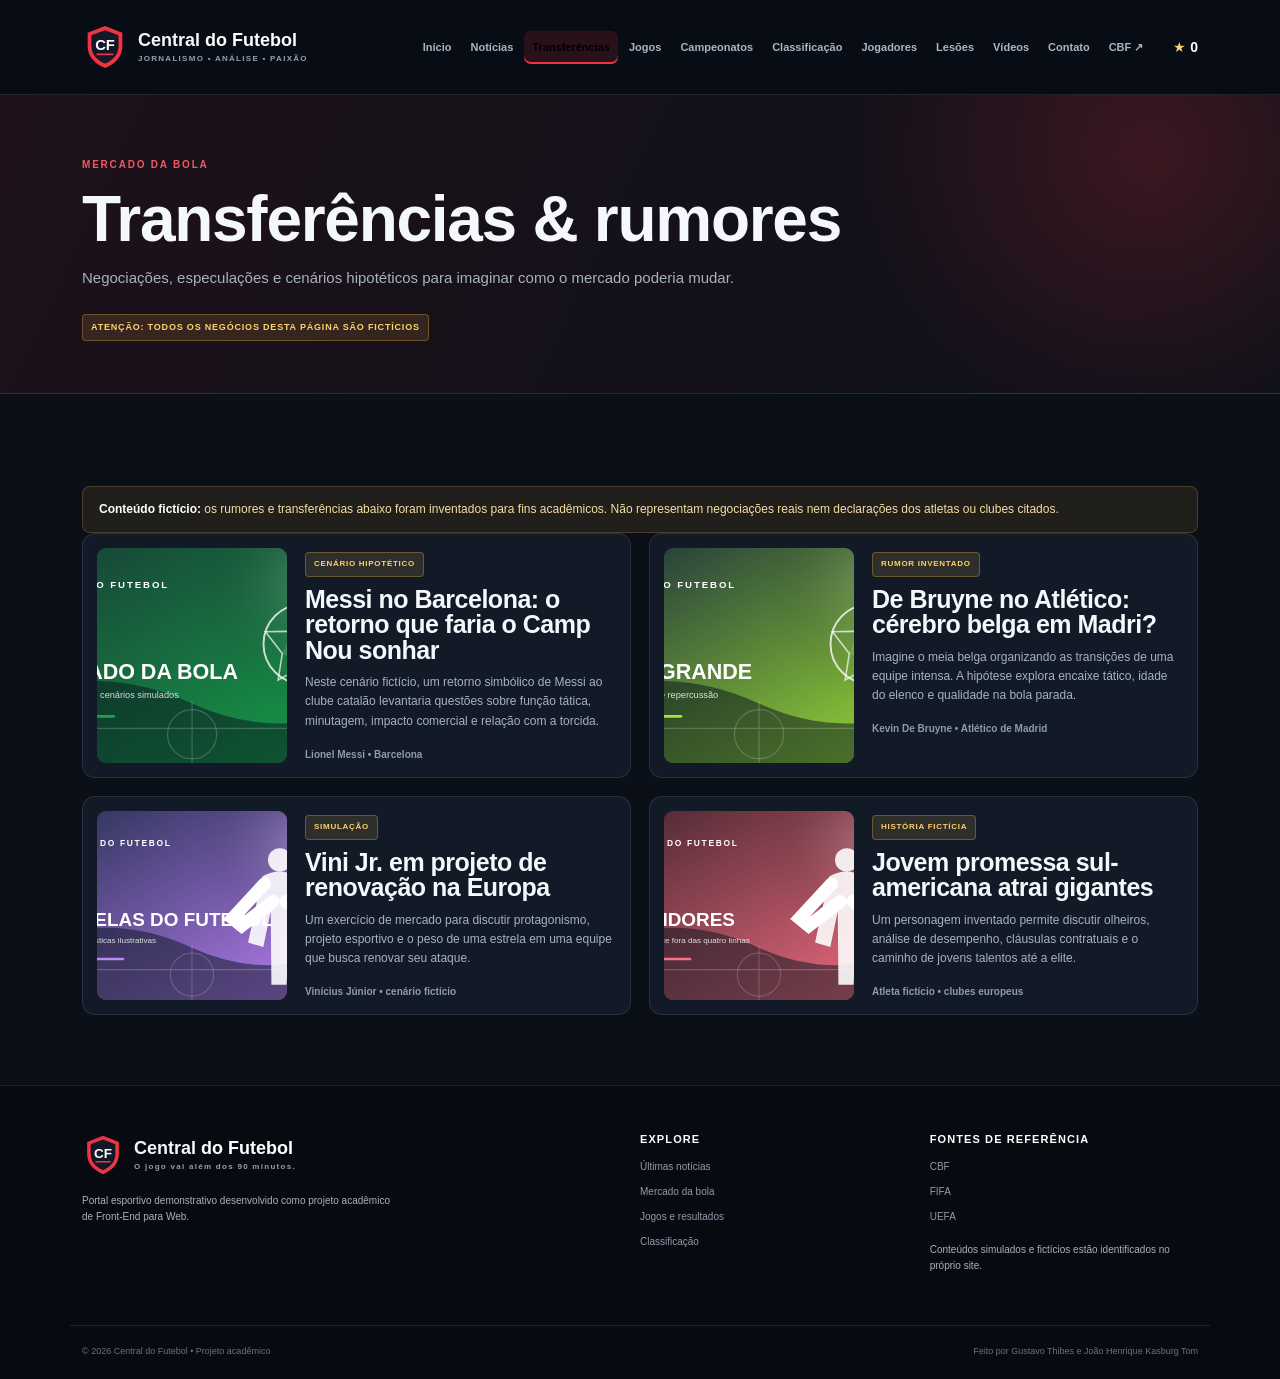
<file: CENTRAL-DO-FUTEBOL/transferencias.html>
<!DOCTYPE html>
<html lang="pt-BR">
<head>
<meta charset="UTF-8">
<meta name="viewport" content="width=device-width, initial-scale=1.0">
<meta name="description" content="Central do Futebol: notícias, jogos, transferências, campeonatos e estatísticas demonstrativas.">
<title>Transferências | Central do Futebol</title>
<link rel="stylesheet" href="css/bootstrap.min.css"><link rel="stylesheet" href="css/style.css">

</head>
<body data-page="transfers">
<a class="skip-link" href="#conteudo">Pular para o conteúdo</a>
<header class="site-header navbar"><div class="container nav-inner">
<a class="brand" href="index.html"><img src="img/logo.svg" alt="" width="46" height="46"><span>Central <strong>do Futebol</strong><small>JORNALISMO • ANÁLISE • PAIXÃO</small></span></a>
<button class="menu-toggle" type="button" aria-label="Abrir menu" aria-expanded="false" aria-controls="main-nav"><span></span><span></span><span></span></button>
<nav class="nav-links navbar-nav" id="main-nav" aria-label="Navegação principal"><a class="nav-link-custom nav-link " href="index.html" >Início</a><a class="nav-link-custom nav-link " href="noticias.html" >Notícias</a><a class="nav-link-custom nav-link active" href="transferencias.html" aria-current=page>Transferências</a><a class="nav-link-custom nav-link " href="jogos.html" >Jogos</a><a class="nav-link-custom nav-link " href="campeonatos.html" >Campeonatos</a><a class="nav-link-custom nav-link " href="classificacao.html" >Classificação</a><a class="nav-link-custom nav-link " href="jogadores.html" >Jogadores</a><a class="nav-link-custom nav-link " href="lesoes.html" >Lesões</a><a class="nav-link-custom nav-link " href="videos.html" >Vídeos</a><a class="nav-link-custom nav-link " href="contato.html" >Contato</a><a class="nav-link-custom nav-link external-nav" href="https://www.cbf.com.br/" target="_blank" rel="noopener">CBF ↗</a></nav>
<div class="header-extra"><span class="saved-indicator" aria-live="polite">★ <b data-saved-count>0</b></span></div>
</div></header>
<main id="conteudo"><section class="page-hero page-hero-red"><div class="container"><p class="eyebrow">MERCADO DA BOLA</p><h1>Transferências & rumores</h1><p>Negociações, especulações e cenários hipotéticos para imaginar como o mercado poderia mudar.</p><span class="fiction-tag">ATENÇÃO: TODOS OS NEGÓCIOS DESTA PÁGINA SÃO FICTÍCIOS</span></div></section>
<section class="section-block"><div class="container"><div class="notice alert notice-warning"><strong>Conteúdo fictício:</strong> os rumores e transferências abaixo foram inventados para fins acadêmicos. Não representam negociações reais nem declarações dos atletas ou clubes citados.</div><div class="transfer-grid" data-transfer-grid></div></div></section></main>
<footer class="site-footer"><div class="container footer-grid"><div><a class="brand footer-brand" href="index.html"><img src="img/logo.svg" alt="" width="42" height="42"><span>Central <strong>do Futebol</strong><small>O jogo vai além dos 90 minutos.</small></span></a><p>Portal esportivo demonstrativo desenvolvido como projeto acadêmico de Front-End para Web.</p></div><div><h3>Explore</h3><a href="noticias.html">Últimas notícias</a><a href="transferencias.html">Mercado da bola</a><a href="jogos.html">Jogos e resultados</a><a href="classificacao.html">Classificação</a></div><div><h3>Fontes de referência</h3><a href="https://www.cbf.com.br/" target="_blank" rel="noopener">CBF</a><a href="https://www.fifa.com/" target="_blank" rel="noopener">FIFA</a><a href="https://www.uefa.com/" target="_blank" rel="noopener">UEFA</a><p class="footer-disclaimer">Conteúdos simulados e fictícios estão identificados no próprio site.</p></div></div><div class="container footer-bottom"><span>© 2026 Central do Futebol • Projeto acadêmico</span><span>Feito por Gustavo Thibes e João Henrique Kasburg Tom</span></div></footer>
<script src="js/script.js" defer></script>
</body>
</html>
</file>
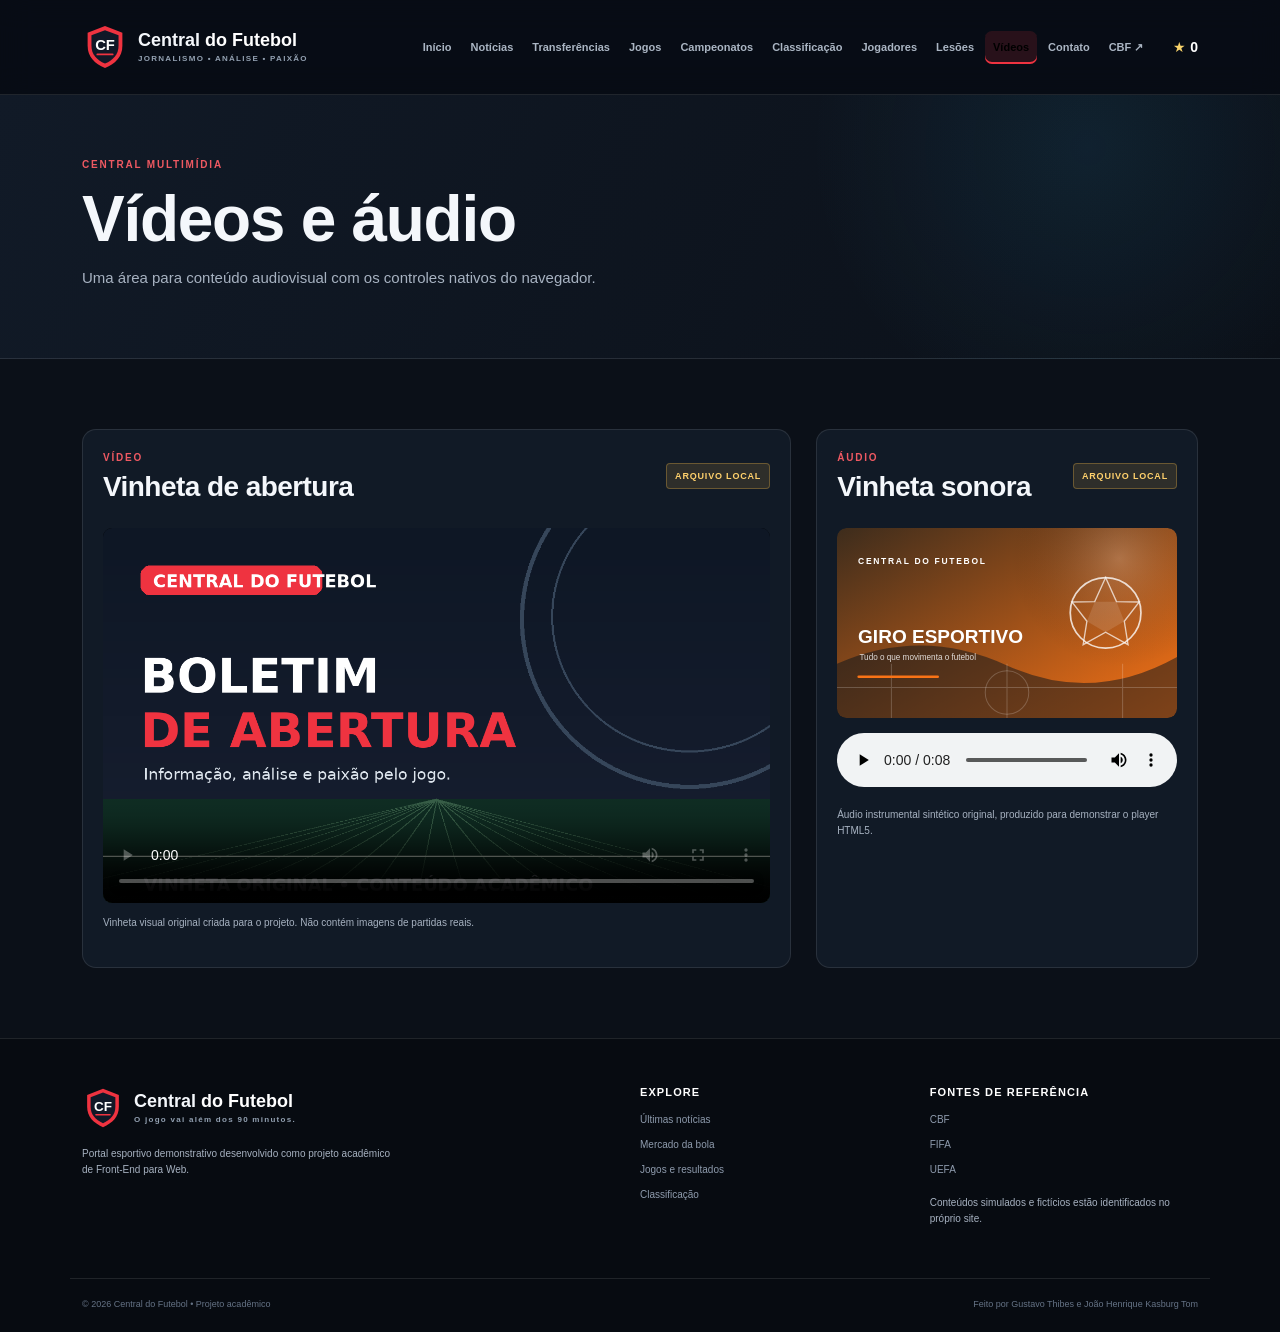
<file: CENTRAL-DO-FUTEBOL/videos.html>
<!DOCTYPE html>
<html lang="pt-BR">
<head>
<meta charset="UTF-8">
<meta name="viewport" content="width=device-width, initial-scale=1.0">
<meta name="description" content="Central do Futebol: notícias, jogos, transferências, campeonatos e estatísticas demonstrativas.">
<title>Vídeos e áudio | Central do Futebol</title>
<link rel="stylesheet" href="css/bootstrap.min.css"><link rel="stylesheet" href="css/style.css">

</head>
<body data-page="media">
<a class="skip-link" href="#conteudo">Pular para o conteúdo</a>
<header class="site-header navbar"><div class="container nav-inner">
<a class="brand" href="index.html"><img src="img/logo.svg" alt="" width="46" height="46"><span>Central <strong>do Futebol</strong><small>JORNALISMO • ANÁLISE • PAIXÃO</small></span></a>
<button class="menu-toggle" type="button" aria-label="Abrir menu" aria-expanded="false" aria-controls="main-nav"><span></span><span></span><span></span></button>
<nav class="nav-links navbar-nav" id="main-nav" aria-label="Navegação principal"><a class="nav-link-custom nav-link " href="index.html" >Início</a><a class="nav-link-custom nav-link " href="noticias.html" >Notícias</a><a class="nav-link-custom nav-link " href="transferencias.html" >Transferências</a><a class="nav-link-custom nav-link " href="jogos.html" >Jogos</a><a class="nav-link-custom nav-link " href="campeonatos.html" >Campeonatos</a><a class="nav-link-custom nav-link " href="classificacao.html" >Classificação</a><a class="nav-link-custom nav-link " href="jogadores.html" >Jogadores</a><a class="nav-link-custom nav-link " href="lesoes.html" >Lesões</a><a class="nav-link-custom nav-link active" href="videos.html" aria-current=page>Vídeos</a><a class="nav-link-custom nav-link " href="contato.html" >Contato</a><a class="nav-link-custom nav-link external-nav" href="https://www.cbf.com.br/" target="_blank" rel="noopener">CBF ↗</a></nav>
<div class="header-extra"><span class="saved-indicator" aria-live="polite">★ <b data-saved-count>0</b></span></div>
</div></header>
<main id="conteudo"><section class="page-hero"><div class="container"><p class="eyebrow">CENTRAL MULTIMÍDIA</p><h1>Vídeos e áudio</h1><p>Uma área para conteúdo audiovisual com os controles nativos do navegador.</p></div></section>
<section class="section-block"><div class="container media-layout"><article class="media-panel"><div class="section-heading"><div><p class="eyebrow">VÍDEO</p><h2>Vinheta de abertura</h2></div><span class="demo-label">ARQUIVO LOCAL</span></div><video controls preload="metadata" poster="img/poster-boletim.png" class="media-player"><source src="video/vinheta-central-do-futebol.mp4" type="video/mp4">Seu navegador não suporta vídeo HTML5.</video><p class="media-caption">Vinheta visual original criada para o projeto. Não contém imagens de partidas reais.</p></article><article class="media-panel audio-panel"><div class="section-heading"><div><p class="eyebrow">ÁUDIO</p><h2>Vinheta sonora</h2></div><span class="demo-label">ARQUIVO LOCAL</span></div><div class="audio-art"><img src="img/arte-8.svg" alt="Arte da vinheta sonora"></div><audio controls preload="metadata" class="audio-player"><source src="audio/vinheta-sonora.wav" type="audio/wav">Seu navegador não suporta áudio HTML5.</audio><p class="media-caption">Áudio instrumental sintético original, produzido para demonstrar o player HTML5.</p></article></div></section></main>
<footer class="site-footer"><div class="container footer-grid"><div><a class="brand footer-brand" href="index.html"><img src="img/logo.svg" alt="" width="42" height="42"><span>Central <strong>do Futebol</strong><small>O jogo vai além dos 90 minutos.</small></span></a><p>Portal esportivo demonstrativo desenvolvido como projeto acadêmico de Front-End para Web.</p></div><div><h3>Explore</h3><a href="noticias.html">Últimas notícias</a><a href="transferencias.html">Mercado da bola</a><a href="jogos.html">Jogos e resultados</a><a href="classificacao.html">Classificação</a></div><div><h3>Fontes de referência</h3><a href="https://www.cbf.com.br/" target="_blank" rel="noopener">CBF</a><a href="https://www.fifa.com/" target="_blank" rel="noopener">FIFA</a><a href="https://www.uefa.com/" target="_blank" rel="noopener">UEFA</a><p class="footer-disclaimer">Conteúdos simulados e fictícios estão identificados no próprio site.</p></div></div><div class="container footer-bottom"><span>© 2026 Central do Futebol • Projeto acadêmico</span><span>Feito por Gustavo Thibes e João Henrique Kasburg Tom</span></div></footer>
<script src="js/script.js" defer></script>
</body>
</html>
</file>
<file: CENTRAL-DO-FUTEBOL/css/style.css>
#conteudo{min-height:45vh}
:root{--bg:#0b1018;--panel:#111a26;--panel2:#162232;--text:#f4f7fb;--muted:#a7b2c1;--line:rgba(255,255,255,.1);--red:#ef3340;--red2:#bd1e2d;--green:#27c281;--gold:#f5bb45;--container:1160px}
*{box-sizing:border-box}html{scroll-behavior:smooth}body{margin:0;background:var(--bg);color:var(--text);font-family:Arial,sans-serif;line-height:1.6}h1,h2,h3,h4{font-family:Impact,'Arial Narrow',sans-serif;line-height:1.02;letter-spacing:-.02em;margin:0 0 14px}h1{font-size:clamp(2.8rem,6vw,5.4rem);font-weight:900}h2{font-size:clamp(2rem,4vw,3rem);font-weight:800}h3{font-size:1.65rem;font-weight:700}p{color:var(--muted);margin:0 0 16px}a{color:inherit;text-decoration:none}a:hover{color:#fff}.container{width:min(var(--container),calc(100% - 44px));margin-inline:auto}.skip-link{position:absolute;left:-9999px;top:8px;background:#fff;color:#111;padding:10px;z-index:99}.skip-link:focus{left:12px}.site-header{position:sticky;top:0;z-index:50;background:rgba(8,13,21,.96);border-bottom:1px solid var(--line);backdrop-filter:blur(15px)}.nav-inner{min-height:78px;display:flex;align-items:center;gap:22px}.brand{display:flex;align-items:center;gap:10px;flex-shrink:0;font-size:18px;font-weight:600;line-height:1.05}.brand strong{color:#fff}.brand small{display:block;margin-top:5px;font-size:8px;letter-spacing:.16em;color:#93a1b2;font-weight:700}.brand img{object-fit:contain}.nav-links{display:flex;flex-direction:row;align-items:center;gap:3px;margin-left:auto}.nav-link-custom{padding:11px 8px;border-radius:7px;font-size:11px;line-height:1;font-weight:700;color:#abb6c4;transition:.2s;white-space:nowrap}.nav-link-custom:hover,.nav-link-custom:focus,.nav-link-custom.active{background:rgba(239,51,64,.14);color:#fff}.nav-link-custom.active{box-shadow:inset 0 -2px var(--red)}.header-extra{color:#f8d36b;font-size:14px;white-space:nowrap}.menu-toggle{display:none;background:transparent;border:1px solid var(--line);border-radius:8px;padding:9px}.menu-toggle span{display:block;width:22px;height:2px;margin:4px;background:#fff}.breaking-bar{display:flex;align-items:center;gap:12px;padding:10px 0;color:#aeb9c6;font-size:11px;font-weight:700;letter-spacing:.06em;text-transform:uppercase}.breaking-label{background:var(--red);color:white;border-radius:3px;padding:4px 8px}.breaking-dot{margin-left:auto;color:var(--red)}.hero-section{padding:58px 0 72px;background:radial-gradient(circle at 75% 45%,rgba(239,51,64,.15),transparent 30%),linear-gradient(130deg,#0b111a,#101a28 70%,#0b1018);border-block:1px solid var(--line);overflow:hidden}.hero-layout{display:grid;grid-template-columns:1fr 1.05fr;align-items:center;gap:48px}.eyebrow{color:#ef5962!important;font-size:10px!important;font-weight:800!important;letter-spacing:.18em!important;text-transform:uppercase;margin:0 0 14px!important}.live-dot{display:inline-block;width:8px;height:8px;background:var(--red);border-radius:50%;margin-right:7px;box-shadow:0 0 0 4px rgba(239,51,64,.15)}.hero-copy h1 em{color:var(--red);font-style:normal}.hero-lead{font-size:17px;max-width:520px;margin:22px 0 28px}.hero-actions{display:flex;gap:12px;flex-wrap:wrap}.hero-footnote{font-size:10px;margin-top:23px}.hero-visual{position:relative}.hero-visual img{width:100%;display:block;border-radius:20px;box-shadow:0 35px 80px rgba(0,0,0,.45);transform:rotate(1deg)}.hero-stamp{position:absolute;right:-16px;bottom:22px;background:var(--red);width:82px;height:82px;border-radius:50%;display:grid;place-content:center;text-align:center;font-family:Impact,'Arial Narrow',sans-serif;font-size:30px;font-weight:900;line-height:.8;box-shadow:0 12px 32px rgba(239,51,64,.3)}.hero-stamp span{font-size:18px}.section-block{padding:70px 0}.section-dark{background:#0f1722;border-block:1px solid var(--line)}.section-heading{display:flex;align-items:end;justify-content:space-between;gap:20px;margin-bottom:26px}.section-heading h2{margin-bottom:0}.section-heading .eyebrow{margin-bottom:7px!important}.text-link{color:#fff;font-size:12px;font-weight:800;border-bottom:1px solid var(--red);padding-bottom:5px}.text-link:hover{color:#ff8790}.news-grid{display:grid;grid-template-columns:repeat(3,1fr);gap:20px}.news-card,.player-card,.competition-card,.injury-card{background:var(--panel);border:1px solid var(--line);border-radius:13px;overflow:hidden;transition:transform .2s,border-color .2s}.news-card:hover,.player-card:hover,.competition-card:hover,.injury-card:hover{transform:translateY(-4px);border-color:rgba(239,51,64,.5)}.news-image{width:100%;height:180px;object-fit:cover;display:block}.news-card-body{padding:18px}.news-meta{display:flex;align-items:center;gap:8px;flex-wrap:wrap;font-size:9px;letter-spacing:.08em;color:#8f9daf;font-weight:800;text-transform:uppercase;margin-bottom:10px}.category-tag{color:#ff717b}.news-card h3{font-size:23px;margin-bottom:10px}.news-card p{font-size:12px;line-height:1.6;margin-bottom:17px}.news-card-bottom{display:flex;justify-content:space-between;align-items:center;gap:10px}.read-link{color:#fff;font-size:11px;font-weight:800}.save-btn{background:#202d3e;color:#f9d66a;border:1px solid var(--line);border-radius:50%;width:32px;height:32px;font-size:18px;cursor:pointer}.save-btn[aria-pressed=true]{background:rgba(245,187,69,.18);border-color:var(--gold)}.fiction-tag,.demo-label{display:inline-flex;align-items:center;background:rgba(245,187,69,.13);color:#ffd16c;border:1px solid rgba(245,187,69,.3);padding:5px 8px;border-radius:4px;font-size:9px;font-weight:900;letter-spacing:.09em;text-transform:uppercase}.transfer-feature{display:grid;grid-template-columns:1fr 1fr;gap:30px;align-items:center;background:#141f2d;border:1px solid var(--line);border-radius:16px;padding:18px}.transfer-feature img{width:100%;border-radius:10px}.transfer-feature h3{font-size:34px;margin:14px 0}.transfer-feature p{max-width:500px}.notice{padding:13px 16px;border-radius:8px;font-size:12px;line-height:1.6;margin:22px 0 0;border:1px solid var(--line)}.notice-warning{background:rgba(245,187,69,.09);color:#f7dda0;border-color:rgba(245,187,69,.2)}.notice-info{background:rgba(56,189,248,.08);color:#b7e8fa;border-color:rgba(56,189,248,.2)}.notice strong{color:#fff}.match-grid{display:grid;grid-template-columns:repeat(3,1fr);gap:16px}.match-card{background:var(--panel);border:1px solid var(--line);padding:20px;border-radius:12px}.match-league{font-size:9px;color:#ef727b;font-weight:900;letter-spacing:.14em;text-transform:uppercase;display:flex;justify-content:space-between}.match-teams{display:grid;grid-template-columns:1fr auto 1fr;align-items:center;gap:10px;margin:18px 0}.team{text-align:center;font-size:12px;font-weight:800}.team small{display:block;color:#8695a7;font-size:9px;margin-top:5px;font-weight:600}.score{font-family:Impact,'Arial Narrow',sans-serif;font-size:32px;font-weight:900;white-space:nowrap}.match-status{font-size:9px;color:#a9b5c3;font-weight:700;text-align:center;border-top:1px solid var(--line);padding-top:12px}.section-newsletter{background:linear-gradient(110deg,#25151d,#151b29);border-top:1px solid var(--line)}.newsletter-layout{display:grid;grid-template-columns:1fr 1fr;gap:55px;align-items:center}.newsletter-form{background:rgba(0,0,0,.18);border:1px solid var(--line);padding:22px;border-radius:12px}.newsletter-form label{font-size:11px;font-weight:800;display:block;margin-bottom:7px}.input-action{display:flex;gap:8px}.newsletter-form small{display:block;font-size:9px;color:#8997a8;margin-top:10px}.page-hero{padding:62px 0 52px;background:radial-gradient(circle at 85% 20%,rgba(56,189,248,.09),transparent 25%),linear-gradient(115deg,#111a27,#0b1018);border-bottom:1px solid var(--line)}.page-hero h1{font-size:clamp(2.8rem,5vw,4.6rem)}.page-hero p:not(.eyebrow){max-width:700px;font-size:15px}.page-meta{display:flex;gap:10px;color:#77879a;font-size:10px;font-weight:700;text-transform:uppercase;margin-top:20px}.page-hero-red{background:radial-gradient(circle at 90% 20%,rgba(239,51,64,.2),transparent 26%),linear-gradient(115deg,#1e111b,#0b1018)}.page-hero .fiction-tag{margin-top:8px}.toolbar{display:flex;justify-content:space-between;align-items:center;gap:20px;margin-bottom:24px;flex-wrap:wrap}.filter-pills{display:flex;gap:7px;flex-wrap:wrap}.filter-pill{border:1px solid var(--line);background:#111a26;color:#a8b4c3;padding:9px 13px;border-radius:20px;font-size:10px;font-weight:800;cursor:pointer}.filter-pill:hover,.filter-pill.active{background:var(--red);color:#fff;border-color:var(--red)}.search-box{display:flex;align-items:center;gap:9px;background:#121c29;border:1px solid var(--line);padding:0 11px;border-radius:8px;min-width:240px;color:#8b9aac}.search-box input{border:0!important;background:transparent!important;color:#fff!important;box-shadow:none!important;font-size:11px!important;padding:10px 0!important}.empty-state{padding:35px;text-align:center;border:1px dashed var(--line);border-radius:10px}.transfer-grid{display:grid;grid-template-columns:repeat(2,1fr);gap:18px}.transfer-card{display:grid;grid-template-columns:190px 1fr;gap:18px;background:var(--panel);border:1px solid var(--line);border-radius:13px;padding:14px}.transfer-card img{width:100%;height:100%;min-height:185px;object-fit:cover;border-radius:9px}.transfer-card h2{font-size:25px;margin:10px 0}.transfer-card p{font-size:12px}.transfer-meta{font-size:10px;color:#8e9bad;font-weight:700}.fiction-tag.small{font-size:8px}.match-grid-wide{grid-template-columns:repeat(3,1fr)}.next-heading{margin-top:55px}.schedule-list{display:grid;grid-template-columns:repeat(2,1fr);gap:10px}.schedule-item{display:flex;justify-content:space-between;align-items:center;gap:15px;background:var(--panel);border:1px solid var(--line);padding:15px 18px;border-radius:9px}.schedule-item strong{font-size:12px}.schedule-item small{display:block;color:#8d9bad;font-size:10px}.schedule-item time{font-family:Impact,'Arial Narrow',sans-serif;font-size:23px;color:#fff}.competition-grid{display:grid;grid-template-columns:repeat(3,1fr);gap:18px}.competition-card{padding:22px;display:flex;gap:18px;min-height:190px}.competition-icon{font-size:36px}.competition-card h2{font-size:25px;margin:8px 0}.competition-card p{font-size:11px}.mini-label{font-size:9px;color:#ef727b;letter-spacing:.14em;font-weight:900}.table-topline{display:flex;justify-content:space-between;align-items:end;gap:16px;margin:30px 0 17px}.table-topline h2{margin:7px 0 0}.table-responsive-custom{overflow:auto;border:1px solid var(--line);border-radius:12px}.standings-table{width:100%;border-collapse:collapse;min-width:700px;background:#101925;font-size:12px}.standings-table th{background:#1a2636;color:#aebbc9;text-align:center;padding:14px 12px;font-size:10px;letter-spacing:.08em;cursor:pointer;white-space:nowrap}.standings-table th:nth-child(2),.standings-table td:nth-child(2){text-align:left}.standings-table td{padding:13px 12px;border-top:1px solid var(--line);text-align:center;color:#dce3ea}.standings-table tbody tr:first-child td,.standings-table tbody tr:nth-child(2) td,.standings-table tbody tr:nth-child(3) td,.standings-table tbody tr:nth-child(4) td{background:rgba(39,194,129,.045)}.standings-table tbody tr:hover td{background:rgba(239,51,64,.09)}.legend-row{display:flex;justify-content:space-between;gap:15px;flex-wrap:wrap;color:#8796a8;font-size:10px;margin-top:16px}.legend-dot{display:inline-block;width:8px;height:8px;background:var(--green);border-radius:50%;margin-right:5px}.table-hint{font-size:10px;margin-top:13px}.player-grid{display:grid;grid-template-columns:repeat(4,1fr);gap:17px}.player-card{padding:14px}.player-card img{width:100%;height:145px;object-fit:cover;border-radius:8px}.player-card h3{font-size:23px;margin:13px 0 5px}.player-card p{font-size:10px}.player-stats{display:flex;justify-content:space-between;border-top:1px solid var(--line);padding-top:11px;margin-top:11px}.player-stats strong{display:block;color:#fff;font-size:17px;font-family:Impact,'Arial Narrow',sans-serif}.player-stats small{display:block;color:#8796a8;font-size:8px;text-transform:uppercase}.injury-grid{display:grid;grid-template-columns:repeat(3,1fr);gap:18px}.injury-card img{width:100%;height:160px;object-fit:cover}.injury-body{padding:17px}.injury-body h2{font-size:24px;margin:10px 0}.injury-body p{font-size:11px}.injury-meta{display:flex;justify-content:space-between;gap:8px;flex-wrap:wrap;border-top:1px solid var(--line);padding-top:12px;color:#b3bfcb;font-size:9px;font-weight:700}.media-layout{display:grid;grid-template-columns:1.3fr .7fr;gap:25px}.media-panel{background:var(--panel);border:1px solid var(--line);border-radius:14px;padding:20px;min-width:0}.media-panel .section-heading{align-items:center}.media-panel .section-heading h2{font-size:28px}.media-player{width:100%;display:block;aspect-ratio:16/9;background:#000;border-radius:9px}.media-caption{font-size:10px;margin-top:12px}.audio-art img{width:100%;border-radius:9px;display:block}.audio-player{width:100%;margin-top:15px}.contact-layout{display:grid;grid-template-columns:.8fr 1.2fr;gap:50px;align-items:start}.contact-copy h2{font-size:39px}.contact-fact{display:flex;gap:14px;align-items:center;margin-top:24px}.contact-fact>span{width:38px;height:38px;display:grid;place-items:center;background:rgba(239,51,64,.15);color:#ff737d;border-radius:9px;font-weight:900}.contact-fact strong,.contact-fact small{display:block}.contact-fact strong{font-size:12px}.contact-fact small{font-size:10px;color:#8796a8}.contact-form{background:#121d2a!important;border:1px solid var(--line)!important;color:#fff}.contact-form .card-body{padding:25px}.form-title h2{font-size:28px}.form-title p{font-size:10px}.form-grid{display:grid;grid-template-columns:1fr 1fr;gap:16px;margin:18px 0}.form-group label{display:block;font-size:10px;font-weight:800;margin-bottom:7px;color:#cbd5df}.form-group.full{grid-column:1/-1}.form-control{background:#0b131e!important;border:1px solid #334155!important;color:#f4f7fb!important;border-radius:7px!important;font-size:12px!important;min-height:42px}.form-control::placeholder{color:#64748b!important}.form-control:focus{border-color:#ef5962!important;box-shadow:0 0 0 .2rem rgba(239,51,64,.15)!important;outline:0}.form-control:invalid:not(:placeholder-shown){border-color:#e96d75!important}.form-control:valid:not(:placeholder-shown){border-color:#269d70!important}.form-feedback{font-size:11px;color:#81e0b5;margin-top:12px}.form-note{display:block;color:#8290a1;font-size:9px;margin-top:13px;line-height:1.5}.btn-danger{background:var(--red)!important;border-color:var(--red)!important;font-weight:800!important}.btn-danger:hover{background:var(--red2)!important;border-color:var(--red2)!important}.btn-outline-light{font-weight:800!important}.site-footer{background:#070b11;border-top:1px solid var(--line);padding:48px 0 20px}.footer-grid{display:grid;grid-template-columns:1.5fr .7fr .8fr;gap:55px}.footer-brand{margin-bottom:17px}.site-footer p{font-size:10px;max-width:320px}.site-footer h3{font-family:Arial,sans-serif;font-size:11px;letter-spacing:.1em;text-transform:uppercase;color:#fff}.site-footer a:not(.brand){display:block;color:#8e9bad;font-size:10px;margin:9px 0}.site-footer a:hover{color:#fff}.footer-disclaimer{margin-top:17px}.footer-bottom{display:flex;justify-content:space-between;gap:15px;border-top:1px solid var(--line);padding-top:18px;margin-top:35px;color:#657386;font-size:9px}.saved-indicator b{color:#fff}.btn{border-radius:7px!important}.card{box-shadow:none!important}.form-control:focus-visible,.filter-pill:focus-visible,.save-btn:focus-visible,.nav-link-custom:focus-visible{outline:2px solid #f5bb45;outline-offset:2px}
@media(max-width:1100px){.nav-inner{gap:10px}.nav-link-custom{padding:10px 5px;font-size:10px}.brand{font-size:16px}.brand img{width:40px}.header-extra{display:none}.player-grid{grid-template-columns:repeat(3,1fr)}}
@media(max-width:850px){.menu-toggle{display:block;margin-left:auto}.nav-links{display:none;position:absolute;left:0;right:0;top:78px;background:#0b111a;padding:16px 22px 22px;border-bottom:1px solid var(--line);box-shadow:0 20px 25px rgba(0,0,0,.35);grid-template-columns:repeat(2,1fr);gap:5px}.nav-links.is-open{display:grid}.nav-link-custom{font-size:12px;padding:13px}.hero-layout{grid-template-columns:1fr;gap:32px}.hero-visual{max-width:720px}.news-grid,.match-grid,.competition-grid{grid-template-columns:repeat(2,1fr)}.player-grid{grid-template-columns:repeat(2,1fr)}.transfer-grid{grid-template-columns:1fr}.newsletter-layout,.contact-layout,.media-layout{grid-template-columns:1fr;gap:28px}.injury-grid{grid-template-columns:repeat(2,1fr)}.footer-grid{gap:25px}.hero-section{padding-top:45px}}
@media(max-width:560px){.container{width:min(var(--container),calc(100% - 28px))}.nav-inner{min-height:70px}.nav-links{top:70px}.brand{font-size:15px}.brand small{font-size:7px}.breaking-bar{font-size:8px}.hero-section{padding:42px 0 50px}.hero-copy h1{font-size:3.2rem}.hero-lead{font-size:14px}.hero-actions .btn{width:100%}.hero-stamp{width:64px;height:64px;font-size:23px}.section-block{padding:48px 0}.section-heading{align-items:start;flex-direction:column}.news-grid,.match-grid,.competition-grid,.injury-grid,.schedule-list{grid-template-columns:1fr}.news-image{height:190px}.transfer-feature{grid-template-columns:1fr;padding:12px}.transfer-card{grid-template-columns:105px 1fr;gap:12px;padding:10px}.transfer-card img{min-height:140px}.transfer-card h2{font-size:21px}.toolbar{align-items:stretch}.search-box{width:100%}.table-topline{align-items:start;flex-direction:column}.player-grid{grid-template-columns:repeat(2,1fr);gap:10px}.player-card{padding:9px}.player-card img{height:110px}.player-card h3{font-size:19px}.player-stats strong{font-size:15px}.contact-form .card-body{padding:17px}.form-grid{grid-template-columns:1fr}.form-group.full{grid-column:auto}.footer-grid{grid-template-columns:1fr 1fr;gap:20px}.footer-grid>div:first-child{grid-column:1/-1}.footer-bottom{flex-direction:column}.page-hero{padding:46px 0 38px}.page-hero h1{font-size:3rem}.section-heading h2{font-size:2.4rem}}
</file>
